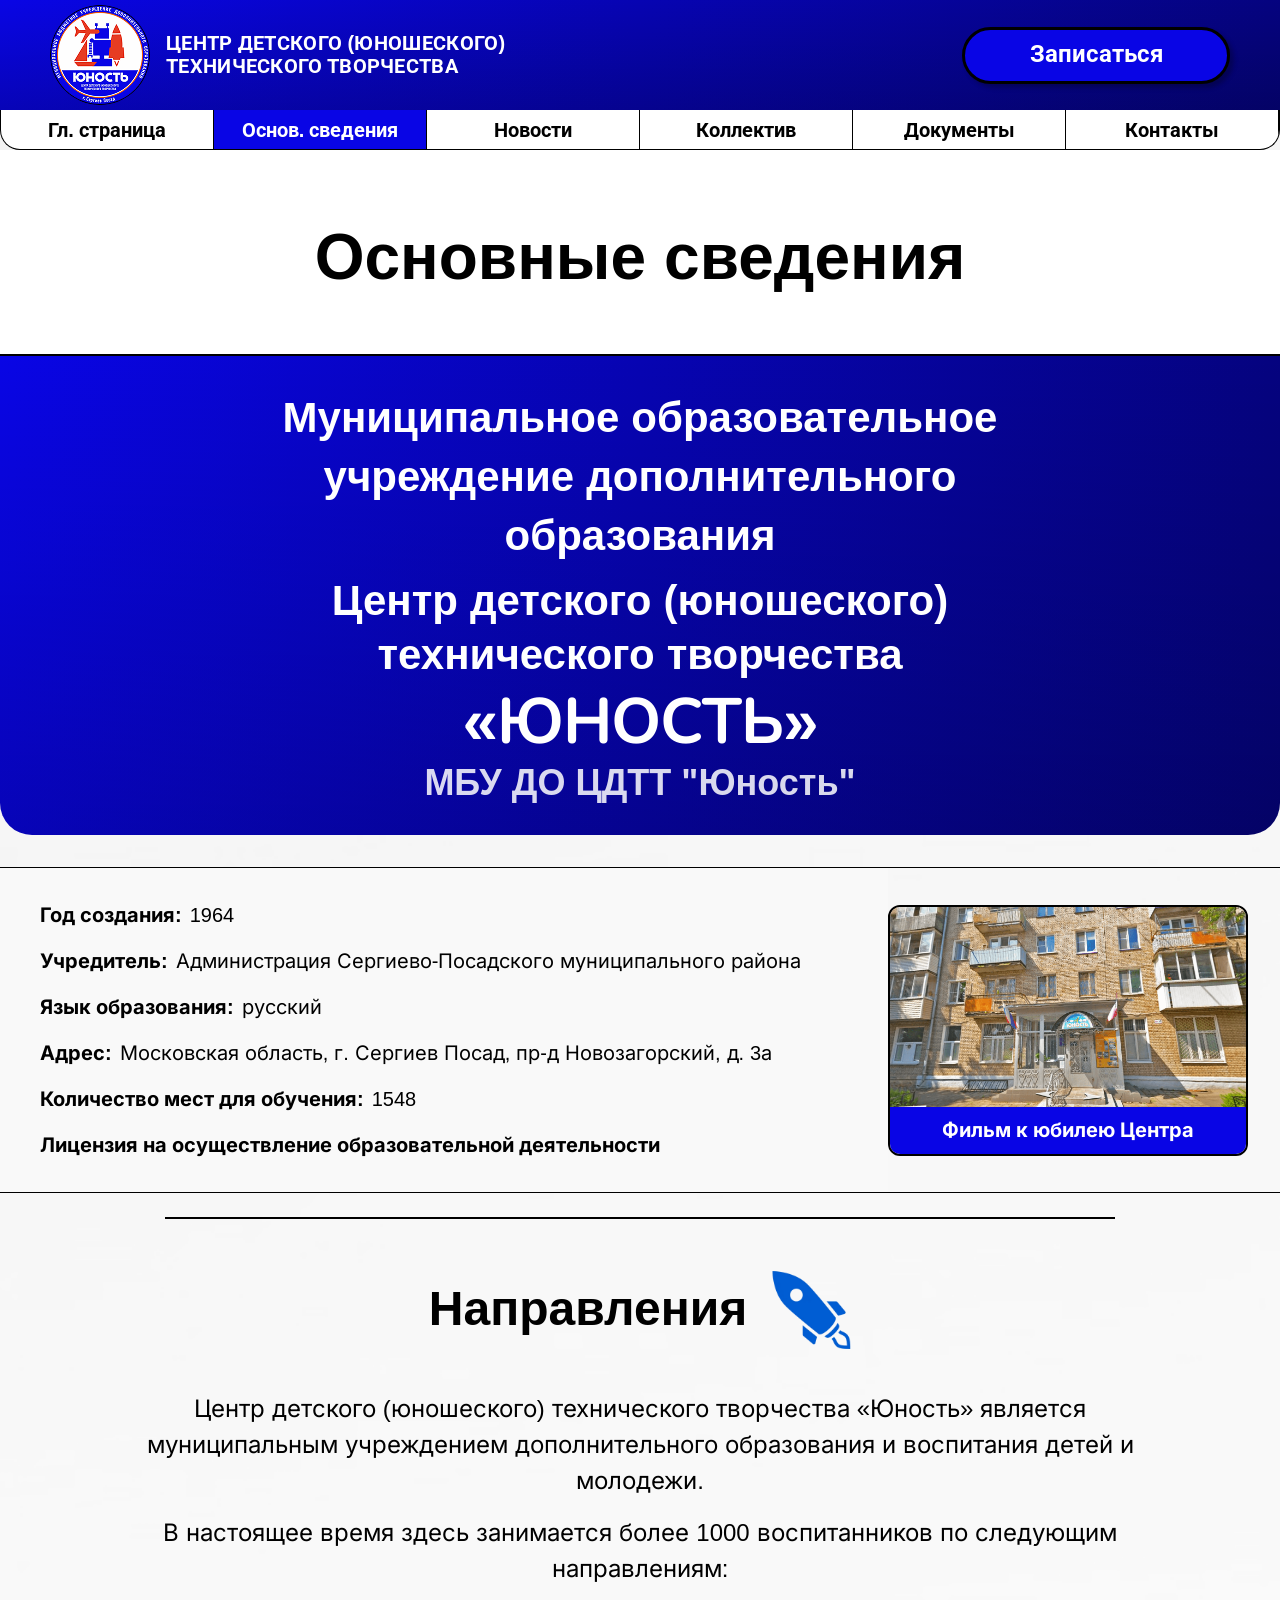
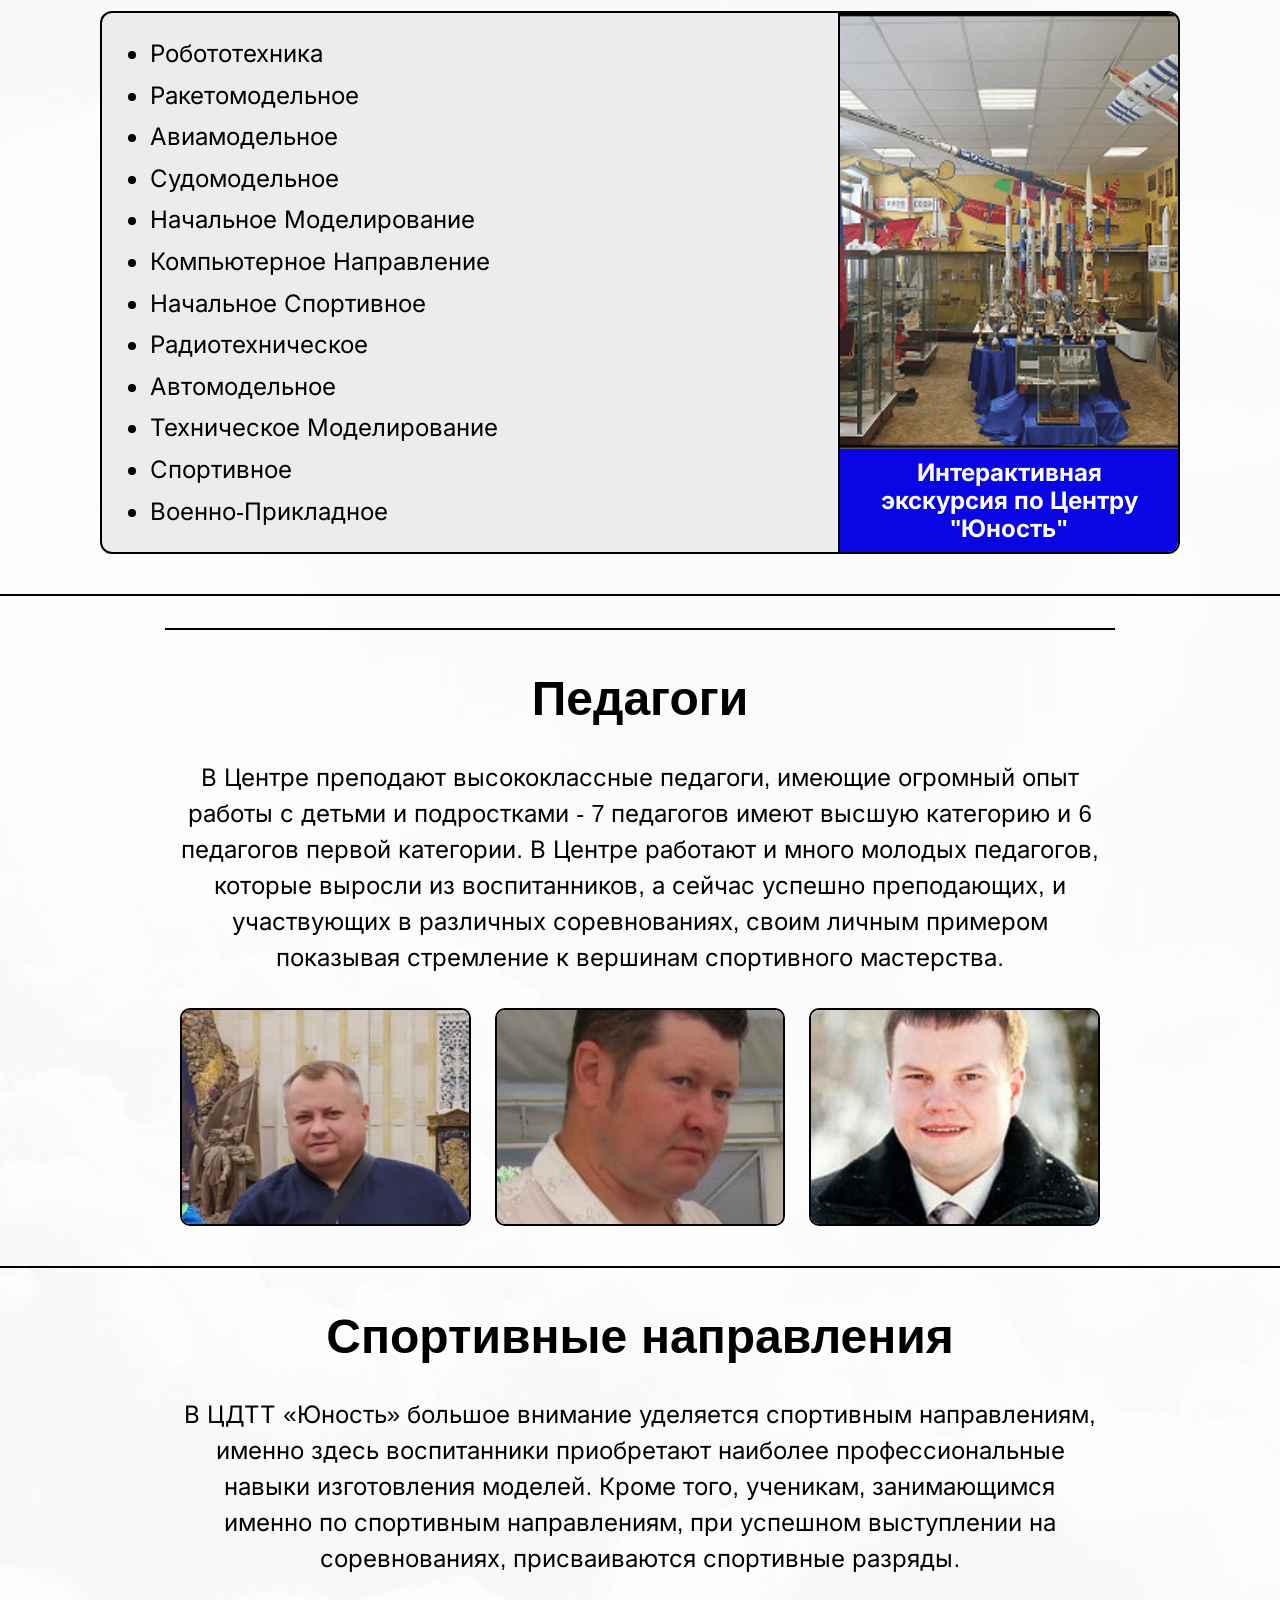
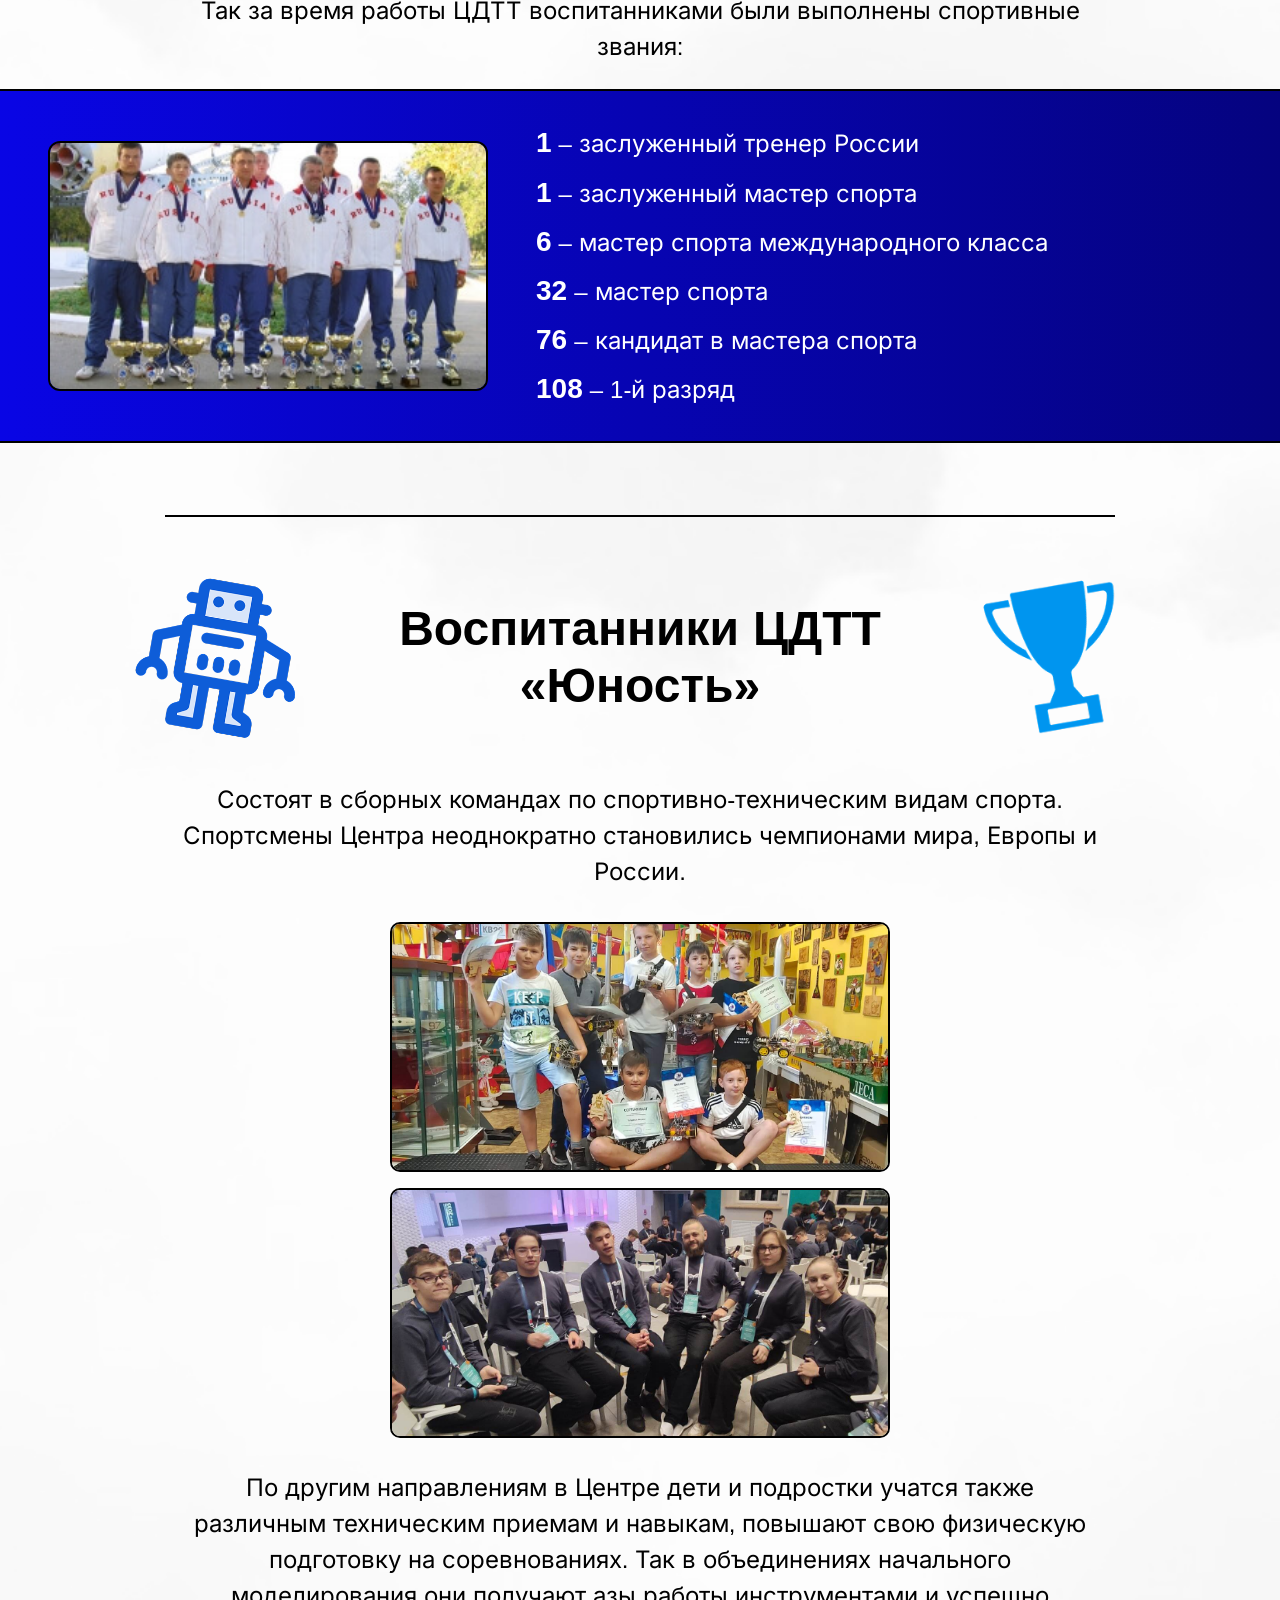
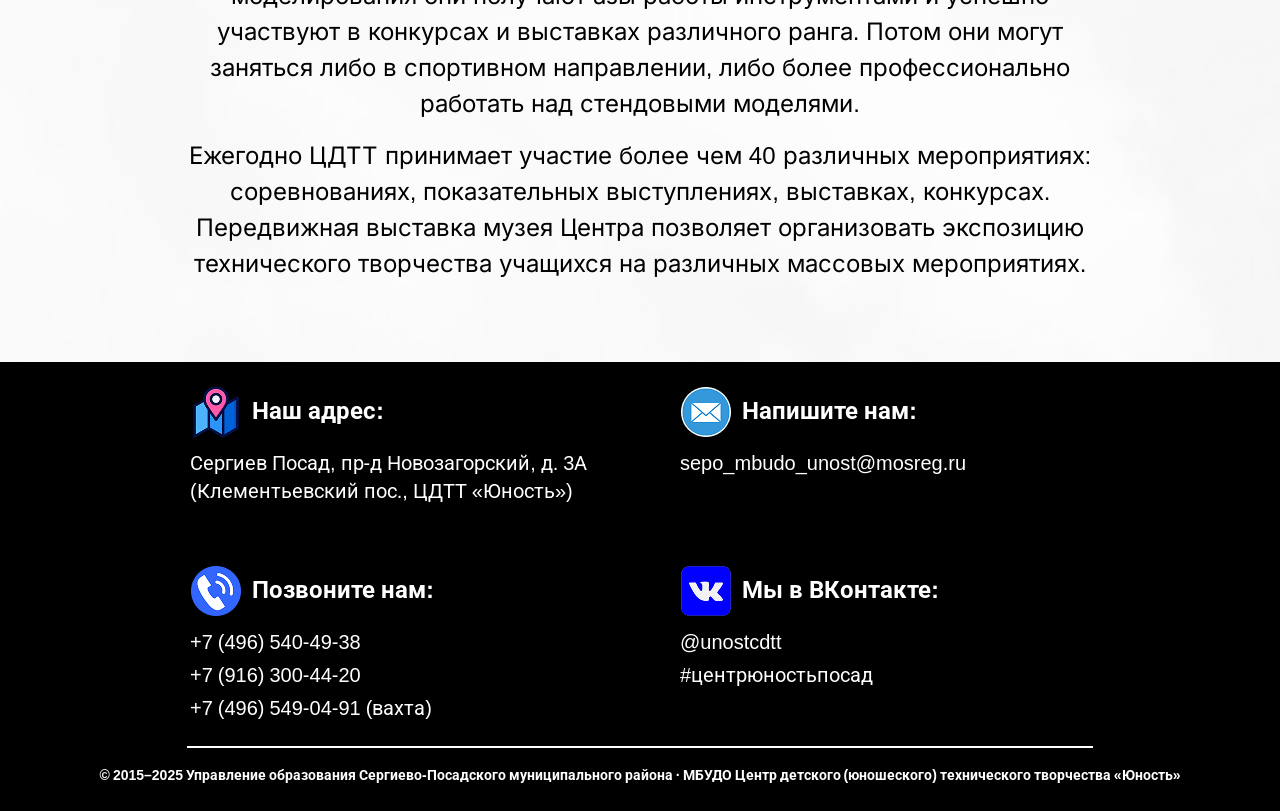
<file: about_us.html>
<!DOCTYPE html>
<html lang="ru">
<head>
  <meta charset="UTF-8">
  <meta name="viewport" content="width=device-width, initial-scale=1.0">
  <title>О нас — ЦДТТ «Юность»</title>
  <link rel="stylesheet" href="css/normalize.css">
  <link rel="stylesheet" href="css/reset.css">
  <link rel="stylesheet" href="css/style.css">
</head>
<body>

<div class="sky-bg" aria-hidden="true">


<header class="header">
  <div class="header__top">
    <div class="header__left">
      <div class="header__logo">
        <img src="assets/logo/logo.png" alt="Логотип ЦДТТ Юность">
      </div>
      <p class="header__title">Центр детского (юношеского) технического творчества</p>
    </div>
    <a href="#" class="header__signup-btn">Записаться</a>
    <button class="header__menu-btn" id="burgerBtn" aria-expanded="false">
      <span class="header__menu-label">Меню</span>
      <div class="header__menu-icon">
        <span></span><span></span><span></span>
      </div>
    </button>
  </div>
  <nav class="header__nav">
    <ul class="header__nav-list">
      <li><a href="index.html" class="header__nav-link">Гл. страница</a></li>
      <li><a href="about_us.html" class="header__nav-link header__nav-link--active">Основ. сведения</a></li>
      <li><a href="news.html" class="header__nav-link">Новости</a></li>
      <li><a href="group.html" class="header__nav-link">Коллектив</a></li>
      <li><a href="document.html" class="header__nav-link">Документы</a></li>
      <li><a href="contacts.html" class="header__nav-link">Контакты</a></li>
    </ul>
  </nav>
  <div class="header__dropdown" id="navDropdown">
    <ul class="header__dropdown-list">
      <li><a href="index.html" class="header__dropdown-link">Гл. страница</a></li>
      <li><a href="about_us.html" class="header__dropdown-link">Основ. сведения</a></li>
      <li><a href="news.html" class="header__dropdown-link">Новости</a></li>
      <li><a href="group.html" class="header__dropdown-link">Коллектив</a></li>
      <li><a href="document.html" class="header__dropdown-link">Документы</a></li>
      <li><a href="contacts.html" class="header__dropdown-link">Контакты</a></li>
    </ul>
    <a href="#" class="header__dropdown-signup">Записаться</a>
  </div>
  <div class="mobile-menu" id="mobileMenu">
    <ul class="mobile-menu__list">
      <li><a href="index.html" class="mobile-menu__link">Гл. страница</a></li>
      <li><a href="about_us.html" class="mobile-menu__link">Осн. сведения</a></li>
      <li><a href="news.html" class="mobile-menu__link">Новости</a></li>
      <li><a href="group.html" class="mobile-menu__link">Коллектив</a></li>
      <li><a href="document.html" class="mobile-menu__link">Документы</a></li>
      <li><a href="contacts.html" class="mobile-menu__link">Контакты</a></li>
      <li><a href="#" class="mobile-menu__link">Запись</a></li>
    </ul>
  </div>
</header>


<section class="page-title">
  <h1 class="page-title__text">Основные сведения</h1>
</section>


<section class="about-hero">
  <div class="about-hero__inner">
    <p class="about-hero__org-type">Муниципальное образовательное учреждение дополнительного образования</p>
    <p class="about-hero__org-name">Центр детского (юношеского) технического творчества</p>
    <p class="about-hero__brand">«ЮНОСТЬ»</p>
    <p class="about-hero__short">МБУ ДО ЦДТТ "Юность"</p>
  </div>
</section>


<section class="info-block">
  <div class="info-block__container">
    <dl class="info-list">
      <div class="info-list__row">
        <dt class="info-list__label">Год создания:</dt>
        <dd class="info-list__value">1964</dd>
      </div>
      <div class="info-list__row">
        <dt class="info-list__label">Учредитель:</dt>
        <dd class="info-list__value">Администрация Сергиево-Посадского муниципального района</dd>
      </div>
      <div class="info-list__row">
        <dt class="info-list__label">Язык образования:</dt>
        <dd class="info-list__value">русский</dd>
      </div>
      <div class="info-list__row">
        <dt class="info-list__label">Адрес:</dt>
        <dd class="info-list__value">Московская область, г. Сергиев Посад, пр-д Новозагорский, д. 3а</dd>
      </div>
      <div class="info-list__row">
        <dt class="info-list__label">Количество мест для обучения:</dt>
        <dd class="info-list__value">1548</dd>
      </div>
      <div class="info-list__row info-list__row--solo">
        <dt class="info-list__label">Лицензия на осуществление образовательной деятельности</dt>
      </div>
    </dl>
    <div class="info-block__img-wrap">
      <img src="assets/img/about_us/film.png" alt="Здание ЦДТТ Юность" class="info-block__img">
      <a href="https://www.youtube.com/watch?v=dQw4w9WgXcQ" target="_blank" rel="noopener" class="info-block__img-caption">Фильм к юбилею Центра</a>
    </div>
  </div>
  <hr class="info-block__divider">
</section>


<section class="directions">
  <div class="directions__container">
    <div class="directions__title-row">
      <h2 class="section-title" id="dir-title">Направления</h2>
      <img class="directions__decor" src="assets/icons/icons-general/icon-advantage-rocket.png" alt="" aria-hidden="true">
    </div>
    <p class="directions__intro">Центр детского (юношеского) технического творчества «Юность» является муниципальным учреждением дополнительного образования и воспитания детей и молодежи.</p>
    <p class="directions__intro">В настоящее время здесь занимается более 1000 воспитанников по следующим направлениям:</p>
    <div class="directions__body">
      <ul class="directions__list">
        <li>Робототехника</li>
        <li>Ракетомодельное</li>
        <li>Авиамодельное</li>
        <li>Судомодельное</li>
        <li>Начальное Моделирование</li>
        <li>Компьютерное Направление</li>
        <li>Начальное Спортивное</li>
        <li>Радиотехническое</li>
        <li>Автомодельное</li>
        <li>Техническое Моделирование</li>
        <li>Спортивное</li>
        <li>Военно-Прикладное</li>
      </ul>
      <div class="directions__img-wrap">
        <img src="assets/img/about_us/exkurs.png" alt="Интерактивная экскурсия по Центру" class="directions__img">
        <p class="directions__img-caption">Интерактивная экскурсия по Центру "Юность"</p>
      </div>
    </div>
  </div>
</section>


<hr class="section-divider">
<section class="teachers">
  <div class="teachers__container">
    <h2 class="section-title" id="teach-title">Педагоги</h2>
    <p class="teachers__text">В Центре преподают высококлассные педагоги, имеющие огромный опыт работы с детьми и подростками - 7 педагогов имеют высшую категорию и 6 педагогов первой категории. В Центре работают и много молодых педагогов, которые выросли из воспитанников, а сейчас успешно преподающих, и участвующих в различных соревнованиях, своим личным примером показывая стремление к вершинам спортивного мастерства.</p>
    <div class="teachers__photos">
      <div class="teachers__photo-wrap">
        <img src="assets/img/about_us/teacher (1).jpeg" alt="Педагог 1" class="teachers__photo">
      </div>
      <div class="teachers__photo-wrap">
        <img src="assets/img/about_us/teacher (1).jpg" alt="Педагог 2" class="teachers__photo">
      </div>
      <div class="teachers__photo-wrap">
        <img src="assets/img/about_us/teacher (2).jpg" alt="Педагог 3" class="teachers__photo">
      </div>
    </div>
  </div>
</section>


<section class="sports">
  <div class="sports__container">
    <h2 class="section-title" id="sport-title">Спортивные направления</h2>
    <p class="sports__text">В ЦДТТ «Юность» большое внимание уделяется спортивным направлениям, именно здесь воспитанники приобретают наиболее профессиональные навыки изготовления моделей. Кроме того, ученикам, занимающимся именно по спортивным направлениям, при успешном выступлении на соревнованиях, присваиваются спортивные разряды.</p>
    <p class="sports__text">Так за время работы ЦДТТ воспитанниками были выполнены спортивные звания:</p>
  </div>
  <div class="sports__body">
    <ul class="sports__ranks">
      <li><strong>1</strong> – заслуженный тренер России</li>
      <li><strong>1</strong> – заслуженный мастер спорта</li>
      <li><strong>6</strong> – мастер спорта международного класса</li>
      <li><strong>32</strong> – мастер спорта</li>
      <li><strong>76</strong> – кандидат в мастера спорта</li>
      <li><strong>108</strong> – 1-й разряд</li>
    </ul>
    <div class="sports__img-wrap">
      <img src="assets/img/about_us/sport.jpg" alt="Спортивные достижения" class="sports__img">
    </div>
  </div>
</section>
<hr class="sports-divider">


<section class="students">
  <div class="students__container">
    <div class="students__title-row">
      <img src="assets/icons/icons-general/icon-advantage-person.png" alt="" aria-hidden="true" class="students__decor-robot">
      <h2 class="section-title" id="stud-title">Воспитанники ЦДТТ «Юность»</h2>
      <img src="assets/icons/icons-general/decor-trophy.png" alt="" aria-hidden="true" class="students__decor-trophy">
    </div>
    <p class="students__intro">Состоят в сборных командах по спортивно-техническим видам спорта. Спортсмены Центра неоднократно становились чемпионами мира, Европы и России.</p>
    <div class="students__gallery">
      <img src="assets/img/about_us/child1 (1).jpg" alt="Воспитанники 1" class="students__photo">
      <img src="assets/img/about_us/child1 (2).jpg" alt="Воспитанники 2" class="students__photo">
    </div>
    <div class="students__text-block">
      <p class="students__text">По другим направлениям в Центре дети и подростки учатся также различным техническим приемам и навыкам, повышают свою физическую подготовку на соревнованиях. Так в объединениях начального моделирования они получают азы работы инструментами и успешно участвуют в конкурсах и выставках различного ранга. Потом они могут заняться либо в спортивном направлении, либо более профессионально работать над стендовыми моделями.</p>
      <p class="students__text">Ежегодно ЦДТТ принимает участие более чем 40 различных мероприятиях: соревнованиях, показательных выступлениях, выставках, конкурсах. Передвижная выставка музея Центра позволяет организовать экспозицию технического творчества учащихся на различных массовых мероприятиях.</p>
    </div>
  </div>
</section>


<footer class="footer" id="signup">
  <div class="footer__container">
    <div class="footer__cols-wrapper">
      <div class="footer__col">
        <div class="footer__section-head">
          <div class="footer__icon"><img src="assets/icons/icons-futer/maps.png" alt=""></div>
          <span class="footer__label">Наш адрес:</span>
        </div>
        <p class="footer__text">Сергиев Посад, пр-д Новозагорский, д. 3А<br>(Клементьевский пос., ЦДТТ «Юность»)</p>
      </div>
      <div class="footer__col">
        <div class="footer__section-head">
          <div class="footer__icon"><img src="assets/icons/icons-futer/mail.png" alt=""></div>
          <span class="footer__label">Напишите нам:</span>
        </div>
        <a href="mailto:sepo_mbudo_unost@mosreg.ru" class="footer__text">sepo_mbudo_unost@mosreg.ru</a>
      </div>
      <div class="footer__col">
        <div class="footer__section-head">
          <div class="footer__icon"><img src="assets/icons/icons-futer/tel.png" alt=""></div>
          <span class="footer__label">Позвоните нам:</span>
        </div>
        <div class="footer__phones">
          <p class="footer__phone">+7 (496) 540-49-38</p>
          <p class="footer__phone">+7 (916) 300-44-20</p>
          <p class="footer__phone">+7 (496) 549-04-91 <span class="footer__phone-note">(вахта)</span></p>
        </div>
      </div>
      <div class="footer__col">
        <div class="footer__section-head">
          <div class="footer__icon"><img src="assets/icons/icons-futer/vk.png" alt=""></div>
          <span class="footer__label">Мы в ВКонтакте:</span>
        </div>
        <div class="footer__social">
          <a href="https://vk.com/unostcdtt" class="footer__social-link">@unostcdtt</a>
          <a href="https://vk.com/hashtag/центрюностьпосад" class="footer__social-link">#центрюностьпосад</a>
        </div>
      </div>
    </div>
    <hr class="footer__bottom-divider">
    <p class="footer__copyright">© 2015–2025 Управление образования Сергиево-Посадского муниципального района · МБУДО Центр детского (юношеского) технического творчества «Юность»</p>
  </div>
</footer>

</div>

<script src="script/script.js"></script>
</body>
</html>
</file>
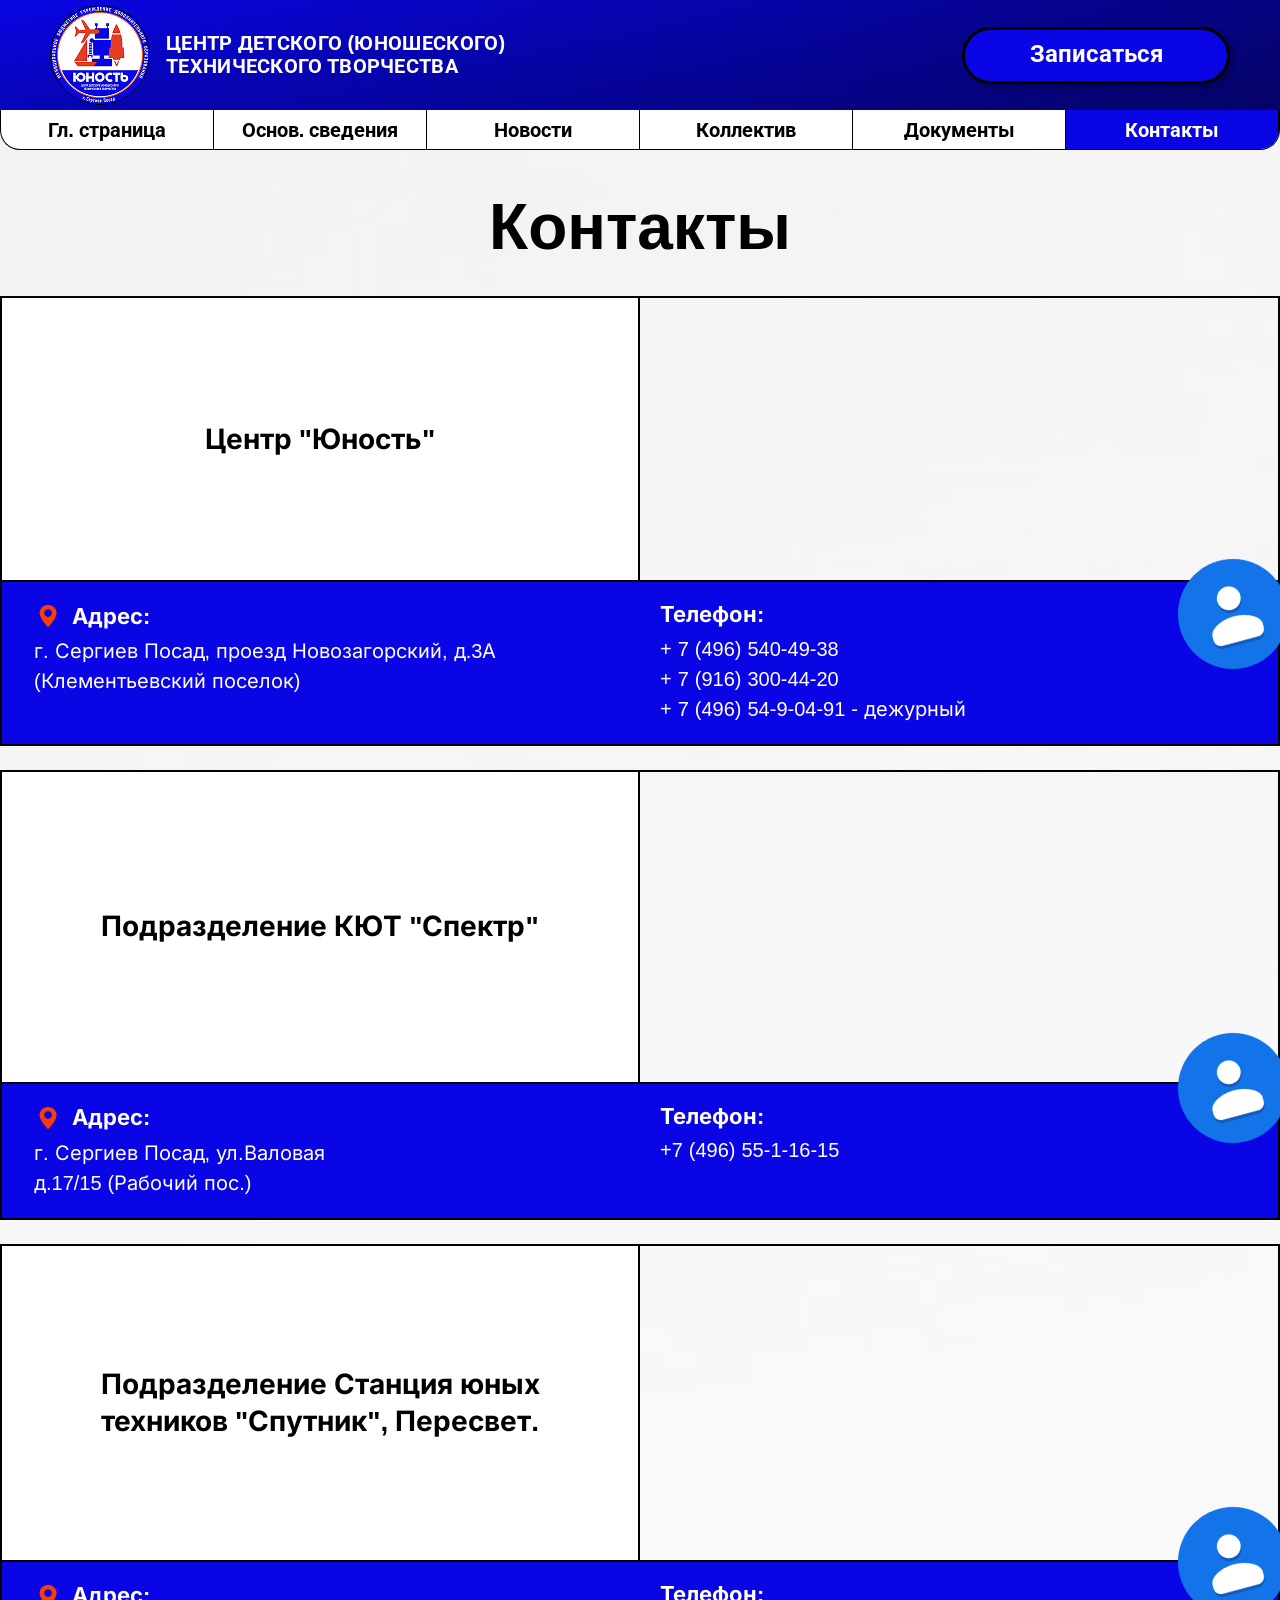
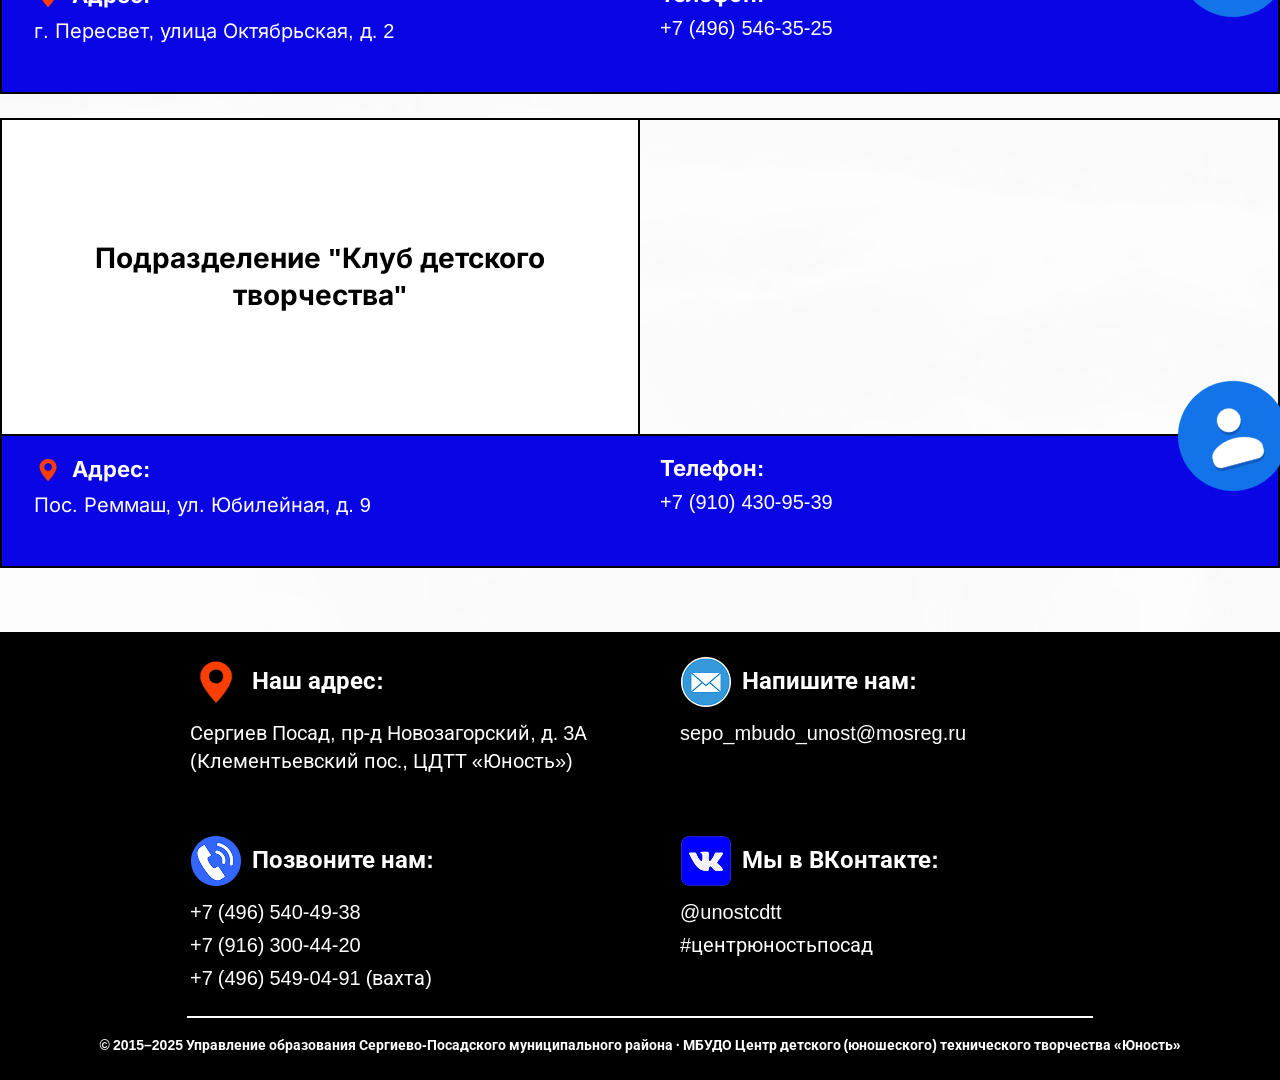
<file: contacts.html>
<!DOCTYPE html>
<html lang="ru">
<head>
  <meta charset="UTF-8">
  <meta name="viewport" content="width=device-width, initial-scale=1.0">
  <title>Контакты — ЦДТТ «Юность»</title>
  <link rel="stylesheet" href="css/normalize.css">
  <link rel="stylesheet" href="css/reset.css">
  <link rel="stylesheet" href="css/style.css">
</head>
<body>

<div class="sky-bg" aria-hidden="true">


<header class="header">
  <div class="header__top">
    <div class="header__left">
      <div class="header__logo">
        <img src="assets/logo/logo.png" alt="Логотип ЦДТТ Юность">
      </div>
      <p class="header__title">Центр детского (юношеского) технического творчества</p>
    </div>
    <a href="#" class="header__signup-btn">Записаться</a>
    <button class="header__menu-btn" id="burgerBtn" aria-expanded="false">
      <span class="header__menu-label">Меню</span>
      <div class="header__menu-icon">
        <span></span><span></span><span></span>
      </div>
    </button>
  </div>
  <nav class="header__nav">
    <ul class="header__nav-list">
      <li><a href="index.html" class="header__nav-link">Гл. страница</a></li>
      <li><a href="about_us.html" class="header__nav-link">Основ. сведения</a></li>
      <li><a href="news.html" class="header__nav-link">Новости</a></li>
      <li><a href="group.html" class="header__nav-link">Коллектив</a></li>
      <li><a href="document.html" class="header__nav-link">Документы</a></li>
      <li><a href="contacts.html" class="header__nav-link header__nav-link--active">Контакты</a></li>
    </ul>
  </nav>
  <div class="header__dropdown" id="navDropdown">
    <ul class="header__dropdown-list">
      <li><a href="index.html" class="header__dropdown-link">Гл. страница</a></li>
      <li><a href="about_us.html" class="header__dropdown-link">Основ. сведения</a></li>
      <li><a href="news.html" class="header__dropdown-link">Новости</a></li>
      <li><a href="group.html" class="header__dropdown-link">Коллектив</a></li>
      <li><a href="document.html" class="header__dropdown-link">Документы</a></li>
      <li><a href="contacts.html" class="header__dropdown-link">Контакты</a></li>
    </ul>
    <a href="#" class="header__dropdown-signup">Записаться</a>
  </div>
  <div class="mobile-menu" id="mobileMenu">
    <ul class="mobile-menu__list">
      <li><a href="index.html" class="mobile-menu__link">Гл. страница</a></li>
      <li><a href="about_us.html" class="mobile-menu__link">Осн. сведения</a></li>
      <li><a href="news.html" class="mobile-menu__link">Новости</a></li>
      <li><a href="group.html" class="mobile-menu__link">Коллектив</a></li>
      <li><a href="document.html" class="mobile-menu__link">Документы</a></li>
      <li><a href="contacts.html" class="mobile-menu__link">Контакты</a></li>
      <li><a href="#" class="mobile-menu__link">Запись</a></li>
    </ul>
  </div>
</header>


<section class="contacts-page">

  <h1 class="contacts__title">Контакты</h1>

  
  <div class="contact-card">
    <div class="contact-card__top">
      <div class="contact-card__name-wrap">
        <h2 class="contact-card__name">Центр "Юность"</h2>
      </div>
      <div class="contact-card__map">
        <iframe
          src="https://yandex.ru/map-widget/v1/?ll=38.131700%2C56.297600&z=15&pt=38.131700%2C56.297600,pm2rdm"
          allowfullscreen
          loading="lazy"
          title="Карта: Центр Юность"></iframe>
      </div>
    </div>
    
    <div class="contact-card__avatar">
      <img src="assets/icons/icons-map/icon_map.png" alt="">
    </div>
    <div class="contact-card__info">
      <div class="contact-card__info-col">
        <div class="contact-card__info-label">
          <img src="assets/img/contact/mark.png" alt="">
          Адрес:
        </div>
        <p class="contact-card__info-text">г. Сергиев Посад, проезд Новозагорский, д.3А<br>(Клементьевский поселок)</p>
      </div>
      <div class="contact-card__info-col">
        <div class="contact-card__info-label">Телефон:</div>
        <p class="contact-card__info-text">
          + 7 (496) 540-49-38<br>
          + 7 (916) 300-44-20<br>
          + 7 (496) 54-9-04-91 - дежурный
        </p>
      </div>
    </div>
  </div>

  
  <div class="contact-card">
    <div class="contact-card__top">
      <div class="contact-card__name-wrap">
        <h2 class="contact-card__name">Подразделение КЮТ "Спектр"</h2>
      </div>
      <div class="contact-card__map">
        <iframe
          src="https://yandex.ru/map-widget/v1/?ll=38.128600%2C56.310200&z=15&pt=38.128600%2C56.310200,pm2rdm"
          allowfullscreen
          loading="lazy"
          title="Карта: КЮТ Спектр"></iframe>
      </div>
    </div>
    <div class="contact-card__avatar">
      <img src="assets/icons/icons-map/icon_map.png" alt="">
    </div>
    <div class="contact-card__info">
      <div class="contact-card__info-col">
        <div class="contact-card__info-label">
          <img src="assets/img/contact/mark.png" alt="">
          Адрес:
        </div>
        <p class="contact-card__info-text">г. Сергиев Посад, ул.Валовая<br>д.17/15 (Рабочий пос.)</p>
      </div>
      <div class="contact-card__info-col">
        <div class="contact-card__info-label">Телефон:</div>
        <p class="contact-card__info-text">+7 (496) 55-1-16-15</p>
      </div>
    </div>
  </div>

  
  <div class="contact-card">
    <div class="contact-card__top">
      <div class="contact-card__name-wrap">
        <h2 class="contact-card__name">Подразделение Станция юных техников "Спутник", Пересвет.</h2>
      </div>
      <div class="contact-card__map">
        <iframe
          src="https://yandex.ru/map-widget/v1/?ll=38.175800%2C56.439700&z=15&pt=38.175800%2C56.439700,pm2rdm"
          allowfullscreen
          loading="lazy"
          title="Карта: Спутник Пересвет"></iframe>
      </div>
    </div>
    <div class="contact-card__avatar">
      <img src="assets/icons/icons-map/icon_map.png" alt="">
    </div>
    <div class="contact-card__info">
      <div class="contact-card__info-col">
        <div class="contact-card__info-label">
          <img src="assets/img/contact/mark.png" alt="">
          Адрес:
        </div>
        <p class="contact-card__info-text">г. Пересвет, улица Октябрьская, д. 2</p>
      </div>
      <div class="contact-card__info-col">
        <div class="contact-card__info-label">Телефон:</div>
        <p class="contact-card__info-text">+7 (496) 546-35-25</p>
      </div>
    </div>
  </div>

  
  <div class="contact-card">
    <div class="contact-card__top">
      <div class="contact-card__name-wrap">
        <h2 class="contact-card__name">Подразделение "Клуб детского творчества"</h2>
      </div>
      <div class="contact-card__map">
        <iframe
          src="https://yandex.ru/map-widget/v1/?ll=38.214700%2C56.252000&z=15&pt=38.214700%2C56.252000,pm2rdm"
          allowfullscreen
          loading="lazy"
          title="Карта: Клуб детского творчества"></iframe>
      </div>
    </div>
    <div class="contact-card__avatar">
      <img src="assets/icons/icons-map/icon_map.png" alt="">
    </div>
    <div class="contact-card__info">
      <div class="contact-card__info-col">
        <div class="contact-card__info-label">
          <img src="assets/img/contact/mark.png" alt="">
          Адрес:
        </div>
        <p class="contact-card__info-text">Пос. Реммаш, ул. Юбилейная, д. 9</p>
      </div>
      <div class="contact-card__info-col">
        <div class="contact-card__info-label">Телефон:</div>
        <p class="contact-card__info-text">+7 (910) 430-95-39</p>
      </div>
    </div>
  </div>

</section>


<footer class="footer" id="signup">
  <div class="footer__container">
    <div class="footer__cols-wrapper">
      <div class="footer__col">
        <div class="footer__section-head">
          <div class="footer__icon"><img src="assets/img/contact/mark.png" alt=""></div>
          <span class="footer__label">Наш адрес:</span>
        </div>
        <p class="footer__text">Сергиев Посад, пр-д Новозагорский, д. 3А<br>(Клементьевский пос., ЦДТТ «Юность»)</p>
      </div>
      <div class="footer__col">
        <div class="footer__section-head">
          <div class="footer__icon"><img src="assets/icons/icons-futer/mail.png" alt=""></div>
          <span class="footer__label">Напишите нам:</span>
        </div>
        <a href="mailto:sepo_mbudo_unost@mosreg.ru" class="footer__text">sepo_mbudo_unost@mosreg.ru</a>
      </div>
      <div class="footer__col">
        <div class="footer__section-head">
          <div class="footer__icon"><img src="assets/icons/icons-futer/tel.png" alt=""></div>
          <span class="footer__label">Позвоните нам:</span>
        </div>
        <div class="footer__phones">
          <p class="footer__phone">+7 (496) 540-49-38</p>
          <p class="footer__phone">+7 (916) 300-44-20</p>
          <p class="footer__phone">+7 (496) 549-04-91 <span class="footer__phone-note">(вахта)</span></p>
        </div>
      </div>
      <div class="footer__col">
        <div class="footer__section-head">
          <div class="footer__icon"><img src="assets/icons/icons-futer/vk.png" alt=""></div>
          <span class="footer__label">Мы в ВКонтакте:</span>
        </div>
        <div class="footer__social">
          <a href="https://vk.com/unostcdtt" class="footer__social-link">@unostcdtt</a>
          <a href="https://vk.com/hashtag/центрюностьпосад" class="footer__social-link">#центрюностьпосад</a>
        </div>
      </div>
    </div>
    <hr class="footer__bottom-divider">
    <p class="footer__copyright">© 2015–2025 Управление образования Сергиево-Посадского муниципального района · МБУДО Центр детского (юношеского) технического творчества «Юность»</p>
  </div>
</footer>

</div>

<script src="script/script.js"></script>
</body>
</html>
</file>
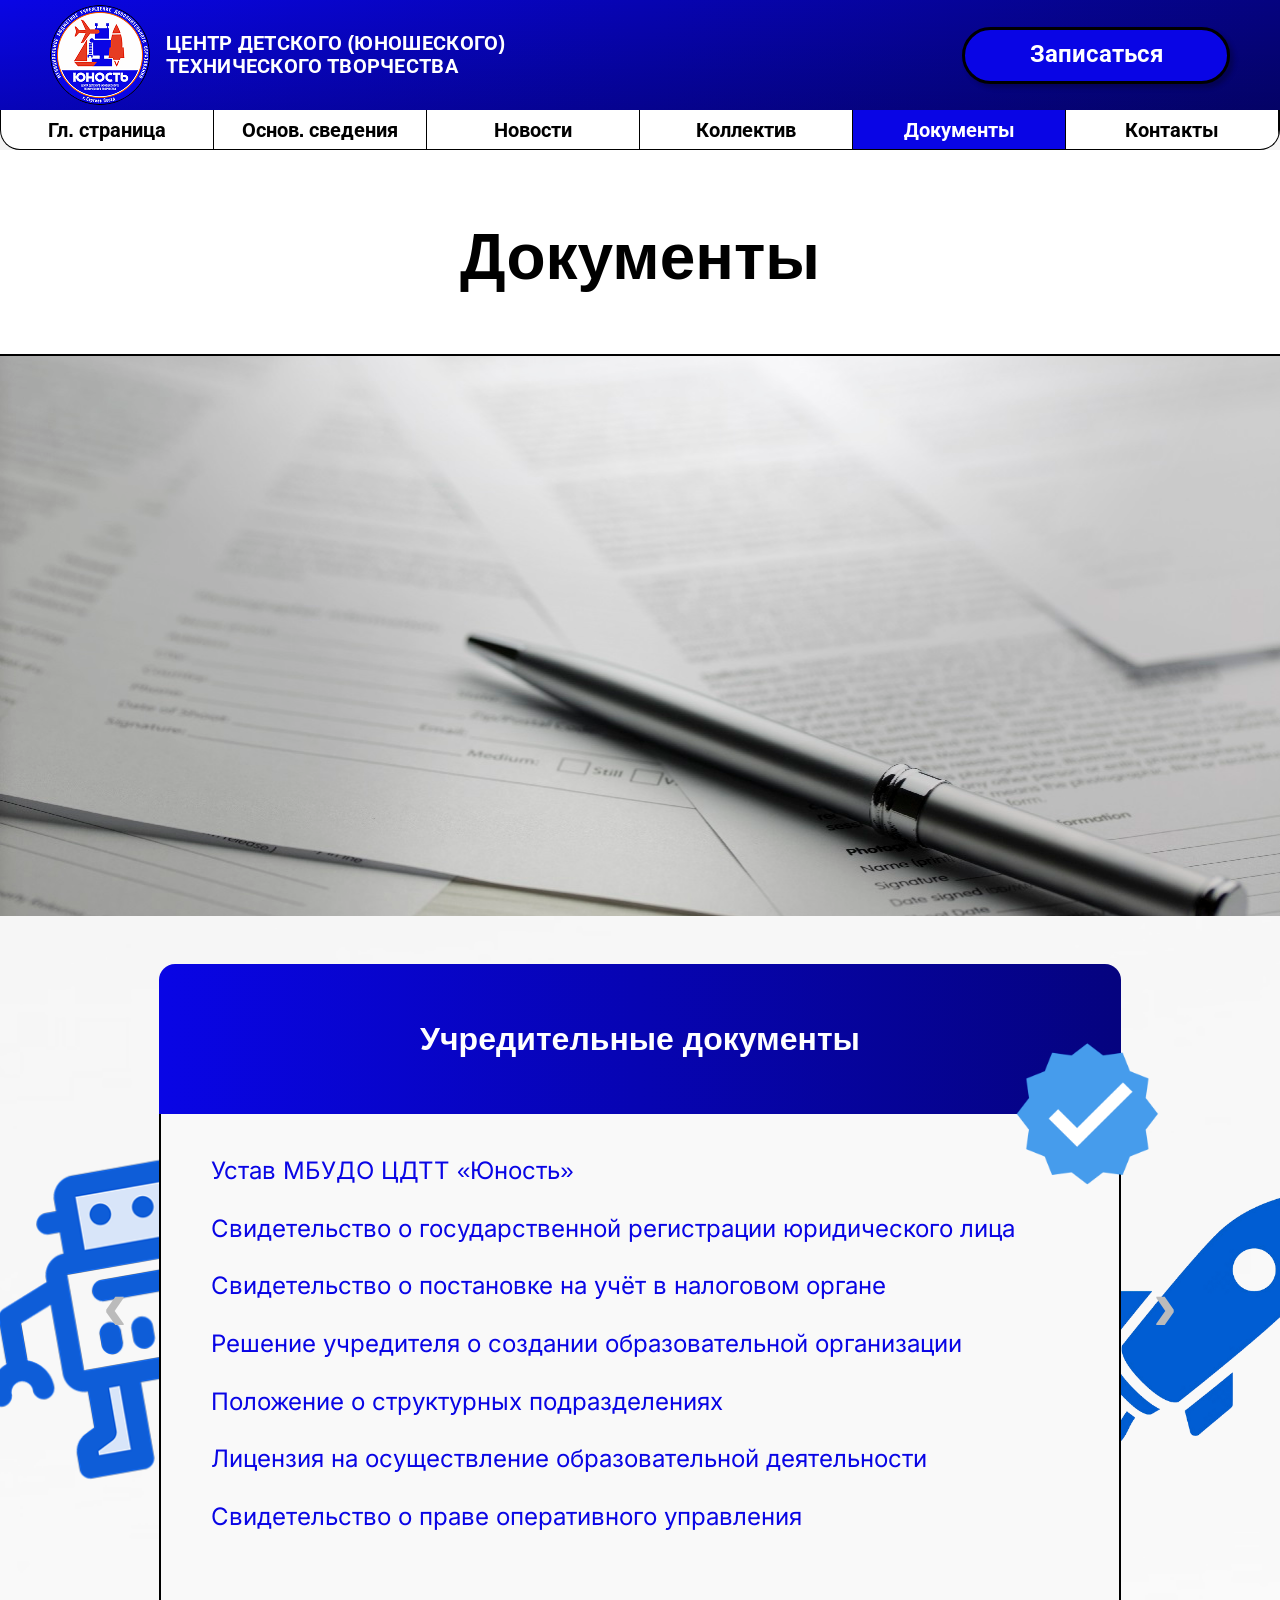
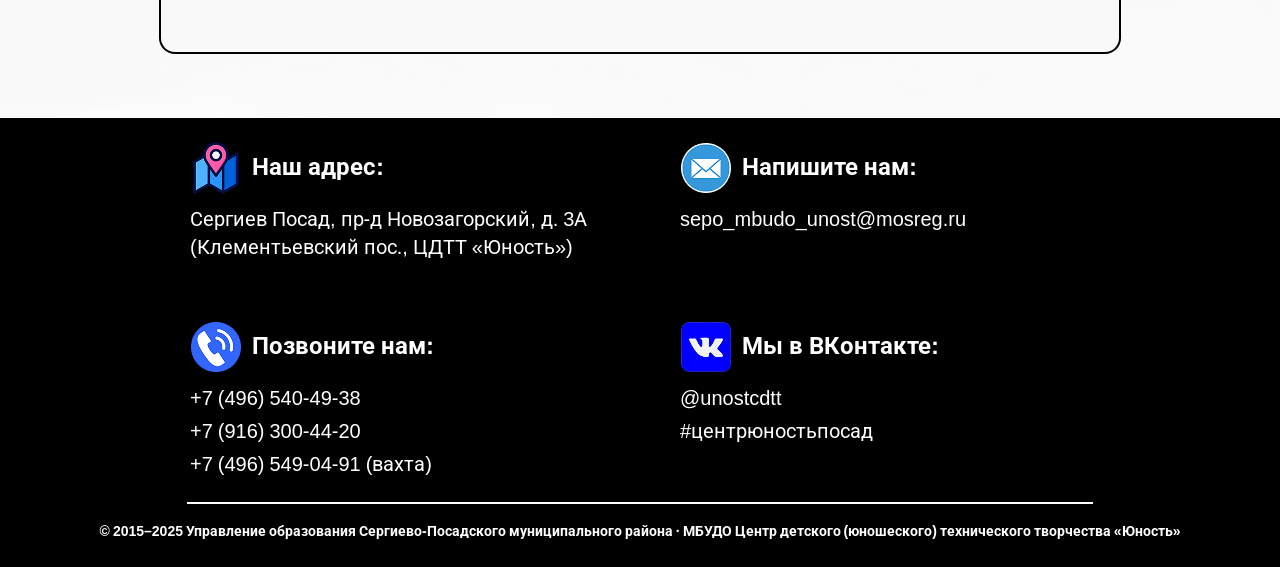
<file: document.html>
<!DOCTYPE html>
<html lang="ru">
<head>
  <meta charset="UTF-8">
  <meta name="viewport" content="width=device-width, initial-scale=1.0">
  <title>Документы — ЦДТТ «Юность»</title>
  <link rel="stylesheet" href="css/normalize.css">
  <link rel="stylesheet" href="css/reset.css">
  <link rel="stylesheet" href="css/style.css">
</head>
<body>

<div class="sky-bg" aria-hidden="true">


<header class="header">
  <div class="header__top">
    <div class="header__left">
      <div class="header__logo">
        <img src="assets/logo/logo.png" alt="Логотип ЦДТТ Юность">
      </div>
      <p class="header__title">Центр детского (юношеского) технического творчества</p>
    </div>
    <a href="#" class="header__signup-btn">Записаться</a>
    <button class="header__menu-btn" id="burgerBtn" aria-expanded="false">
      <span class="header__menu-label">Меню</span>
      <div class="header__menu-icon">
        <span></span><span></span><span></span>
      </div>
    </button>
  </div>
  <nav class="header__nav">
    <ul class="header__nav-list">
      <li><a href="index.html" class="header__nav-link">Гл. страница</a></li>
      <li><a href="about_us.html" class="header__nav-link">Основ. сведения</a></li>
      <li><a href="news.html" class="header__nav-link">Новости</a></li>
      <li><a href="group.html" class="header__nav-link">Коллектив</a></li>
      <li><a href="document.html" class="header__nav-link header__nav-link--active">Документы</a></li>
      <li><a href="contacts.html" class="header__nav-link">Контакты</a></li>
    </ul>
  </nav>
  <div class="header__dropdown" id="navDropdown">
    <ul class="header__dropdown-list">
      <li><a href="index.html" class="header__dropdown-link">Гл. страница</a></li>
      <li><a href="about_us.html" class="header__dropdown-link">Основ. сведения</a></li>
      <li><a href="news.html" class="header__dropdown-link">Новости</a></li>
      <li><a href="group.html" class="header__dropdown-link">Коллектив</a></li>
      <li><a href="document.html" class="header__dropdown-link">Документы</a></li>
      <li><a href="contacts.html" class="header__dropdown-link">Контакты</a></li>
    </ul>
    <a href="#" class="header__dropdown-signup">Записаться</a>
  </div>
  <div class="mobile-menu" id="mobileMenu">
    <ul class="mobile-menu__list">
      <li><a href="index.html" class="mobile-menu__link">Гл. страница</a></li>
      <li><a href="about_us.html" class="mobile-menu__link">Осн. сведения</a></li>
      <li><a href="news.html" class="mobile-menu__link">Новости</a></li>
      <li><a href="group.html" class="mobile-menu__link">Коллектив</a></li>
      <li><a href="document.html" class="mobile-menu__link">Документы</a></li>
      <li><a href="contacts.html" class="mobile-menu__link">Контакты</a></li>
      <li><a href="#" class="mobile-menu__link">Запись</a></li>
    </ul>
  </div>
</header>


<section class="doc-page">

  
  <div class="page-title">
    <h1 class="page-title__text doc-page__heading">Документы</h1>
  </div>

  
  <div class="doc-page__hero-wrap">
    <img src="assets/img/document/document_general.jpg" alt="Документы" class="doc-page__hero-img">
  </div>

  
  <div class="doc-page__founder-section">

    
    <img src="assets/icons/icons-general/icon-advantage-person.png" alt="" class="doc-page__decor doc-page__decor--robot" aria-hidden="true">

    
    <div class="doc-page__founder-center">

      
      <button class="doc-page__arrow doc-page__arrow--prev" disabled>&#8249;</button>

      
      <div class="doc-page__founder-card">

        
        <div class="doc-page__founder-top">
          <h2 class="doc-page__founder-title">Учредительные документы</h2>
        </div>

        
        <div class="doc-page__founder-body">

          
          <div class="doc-page__confirm-wrap">
            <img src="assets/img/document/confirmation.png" alt="" class="doc-page__confirm-icon" aria-hidden="true">
          </div>

          
          <ul class="doc-page__doc-list">
            <li class="doc-page__doc-item">
              <a href="#" class="doc-page__doc-link">Устав МБУДО ЦДТТ «Юность»</a>
            </li>
            <li class="doc-page__doc-item">
              <a href="#" class="doc-page__doc-link">Свидетельство о государственной регистрации юридического лица</a>
            </li>
            <li class="doc-page__doc-item">
              <a href="#" class="doc-page__doc-link">Свидетельство о постановке на учёт в налоговом органе</a>
            </li>
            <li class="doc-page__doc-item">
              <a href="#" class="doc-page__doc-link">Решение учредителя о создании образовательной организации</a>
            </li>
            <li class="doc-page__doc-item">
              <a href="#" class="doc-page__doc-link">Положение о структурных подразделениях</a>
            </li>
            <li class="doc-page__doc-item">
              <a href="#" class="doc-page__doc-link">Лицензия на осуществление образовательной деятельности</a>
            </li>
            <li class="doc-page__doc-item">
              <a href="#" class="doc-page__doc-link">Свидетельство о праве оперативного управления</a>
            </li>
          </ul>
        </div>
      </div>

      
      <button class="doc-page__arrow doc-page__arrow--next" disabled>&#8250;</button>

    </div>

    
    <img src="assets/icons/icons-general/icon-advantage-rocket.png" alt="" class="doc-page__decor doc-page__decor--rocket" aria-hidden="true">

    
    <div class="doc-page__mobile-nav" aria-hidden="true">
      <button class="doc-page__nav-arrow doc-page__nav-arrow--prev" tabindex="-1" disabled>&#8249;</button>
      <img src="assets/icons/icons-general/icon-advantage-person.png" alt="" class="doc-page__mobile-robot">
      <button class="doc-page__nav-arrow doc-page__nav-arrow--next" tabindex="-1" disabled>&#8250;</button>
    </div>

  </div>

</section>


<footer class="footer" id="signup">
  <div class="footer__container">
    <div class="footer__cols-wrapper">
      <div class="footer__col">
        <div class="footer__section-head">
          <div class="footer__icon"><img src="assets/icons/icons-futer/maps.png" alt=""></div>
          <span class="footer__label">Наш адрес:</span>
        </div>
        <p class="footer__text">Сергиев Посад, пр-д Новозагорский, д. 3А<br>(Клементьевский пос., ЦДТТ «Юность»)</p>
      </div>
      <div class="footer__col">
        <div class="footer__section-head">
          <div class="footer__icon"><img src="assets/icons/icons-futer/mail.png" alt=""></div>
          <span class="footer__label">Напишите нам:</span>
        </div>
        <a href="mailto:sepo_mbudo_unost@mosreg.ru" class="footer__text">sepo_mbudo_unost@mosreg.ru</a>
      </div>
      <div class="footer__col">
        <div class="footer__section-head">
          <div class="footer__icon"><img src="assets/icons/icons-futer/tel.png" alt=""></div>
          <span class="footer__label">Позвоните нам:</span>
        </div>
        <div class="footer__phones">
          <p class="footer__phone">+7 (496) 540-49-38</p>
          <p class="footer__phone">+7 (916) 300-44-20</p>
          <p class="footer__phone">+7 (496) 549-04-91 <span class="footer__phone-note">(вахта)</span></p>
        </div>
      </div>
      <div class="footer__col">
        <div class="footer__section-head">
          <div class="footer__icon"><img src="assets/icons/icons-futer/vk.png" alt=""></div>
          <span class="footer__label">Мы в ВКонтакте:</span>
        </div>
        <div class="footer__social">
          <a href="https://vk.com/unostcdtt" class="footer__social-link">@unostcdtt</a>
          <a href="https://vk.com/hashtag/центрюностьпосад" class="footer__social-link">#центрюностьпосад</a>
        </div>
      </div>
    </div>
    <hr class="footer__bottom-divider">
    <p class="footer__copyright">© 2015–2025 Управление образования Сергиево-Посадского муниципального района · МБУДО Центр детского (юношеского) технического творчества «Юность»</p>
  </div>
</footer>

</div>

<script src="script/script.js"></script>
</body>
</html>
</file>
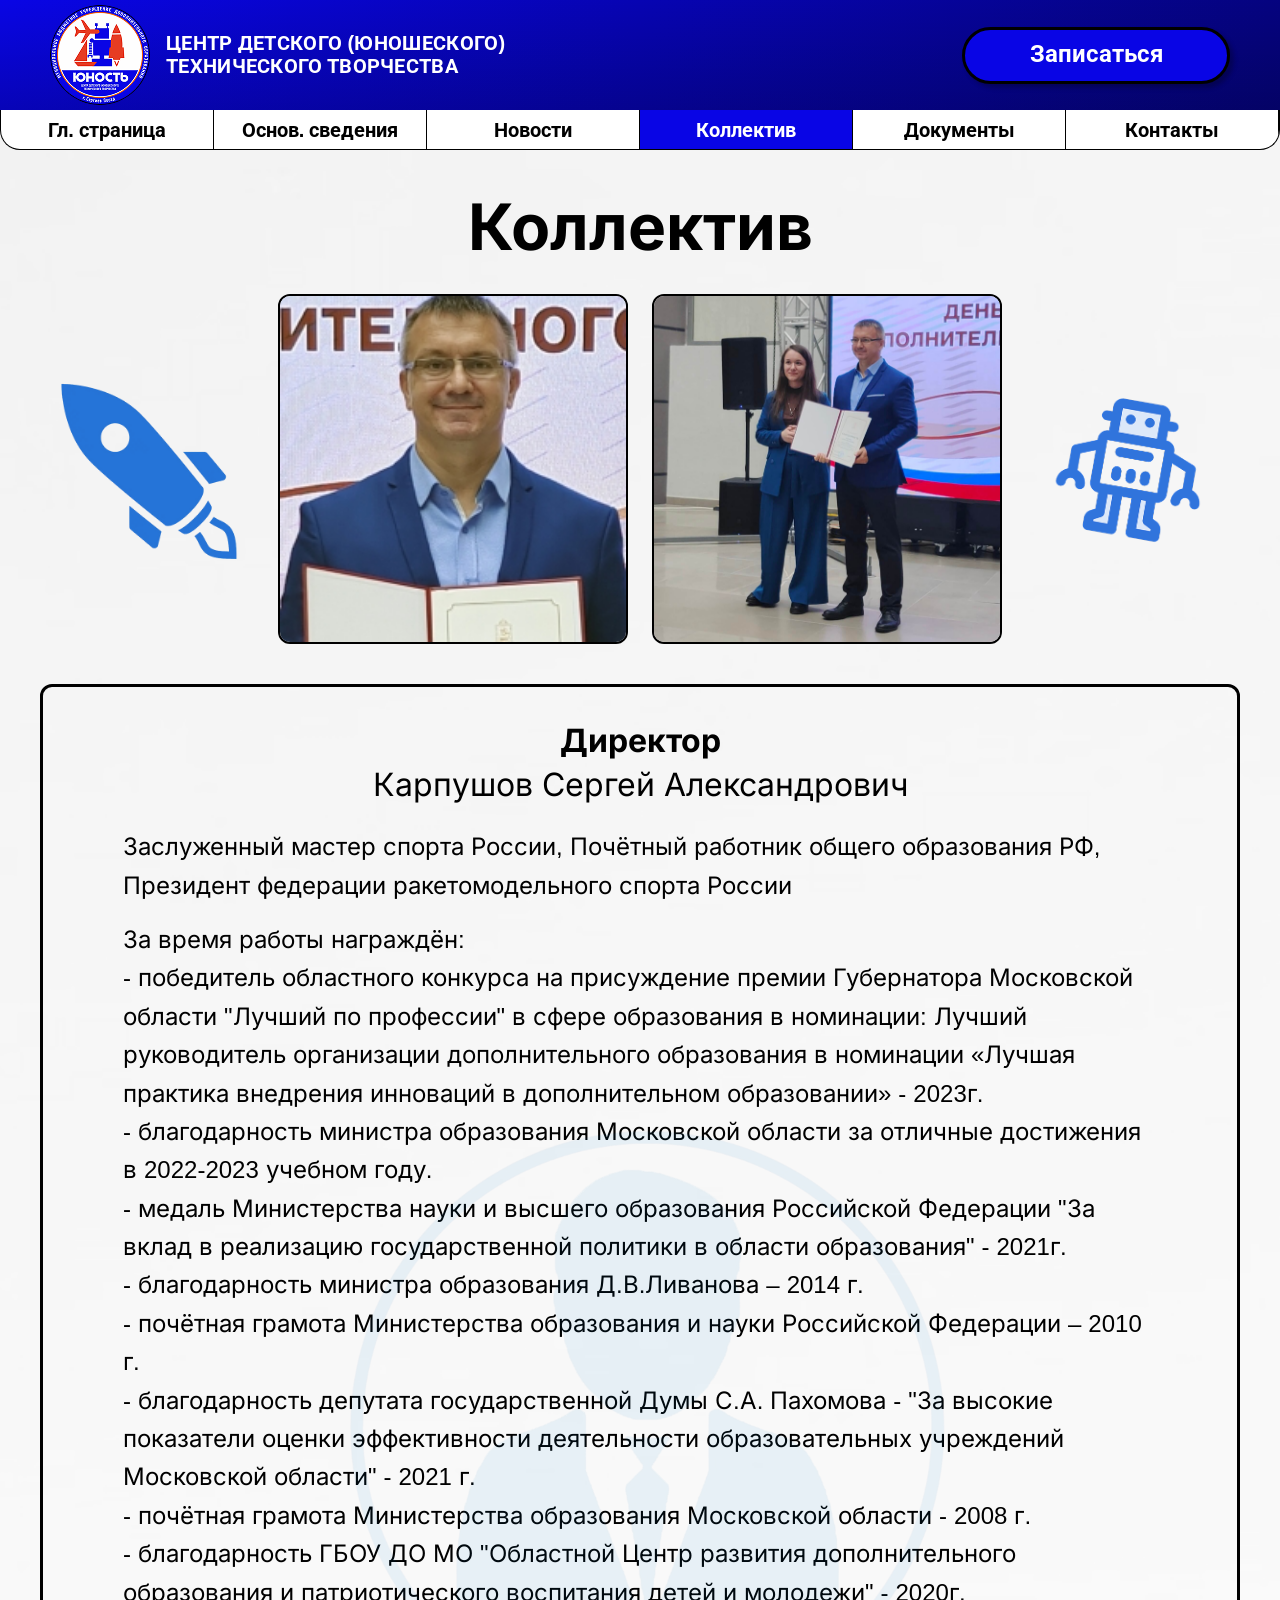
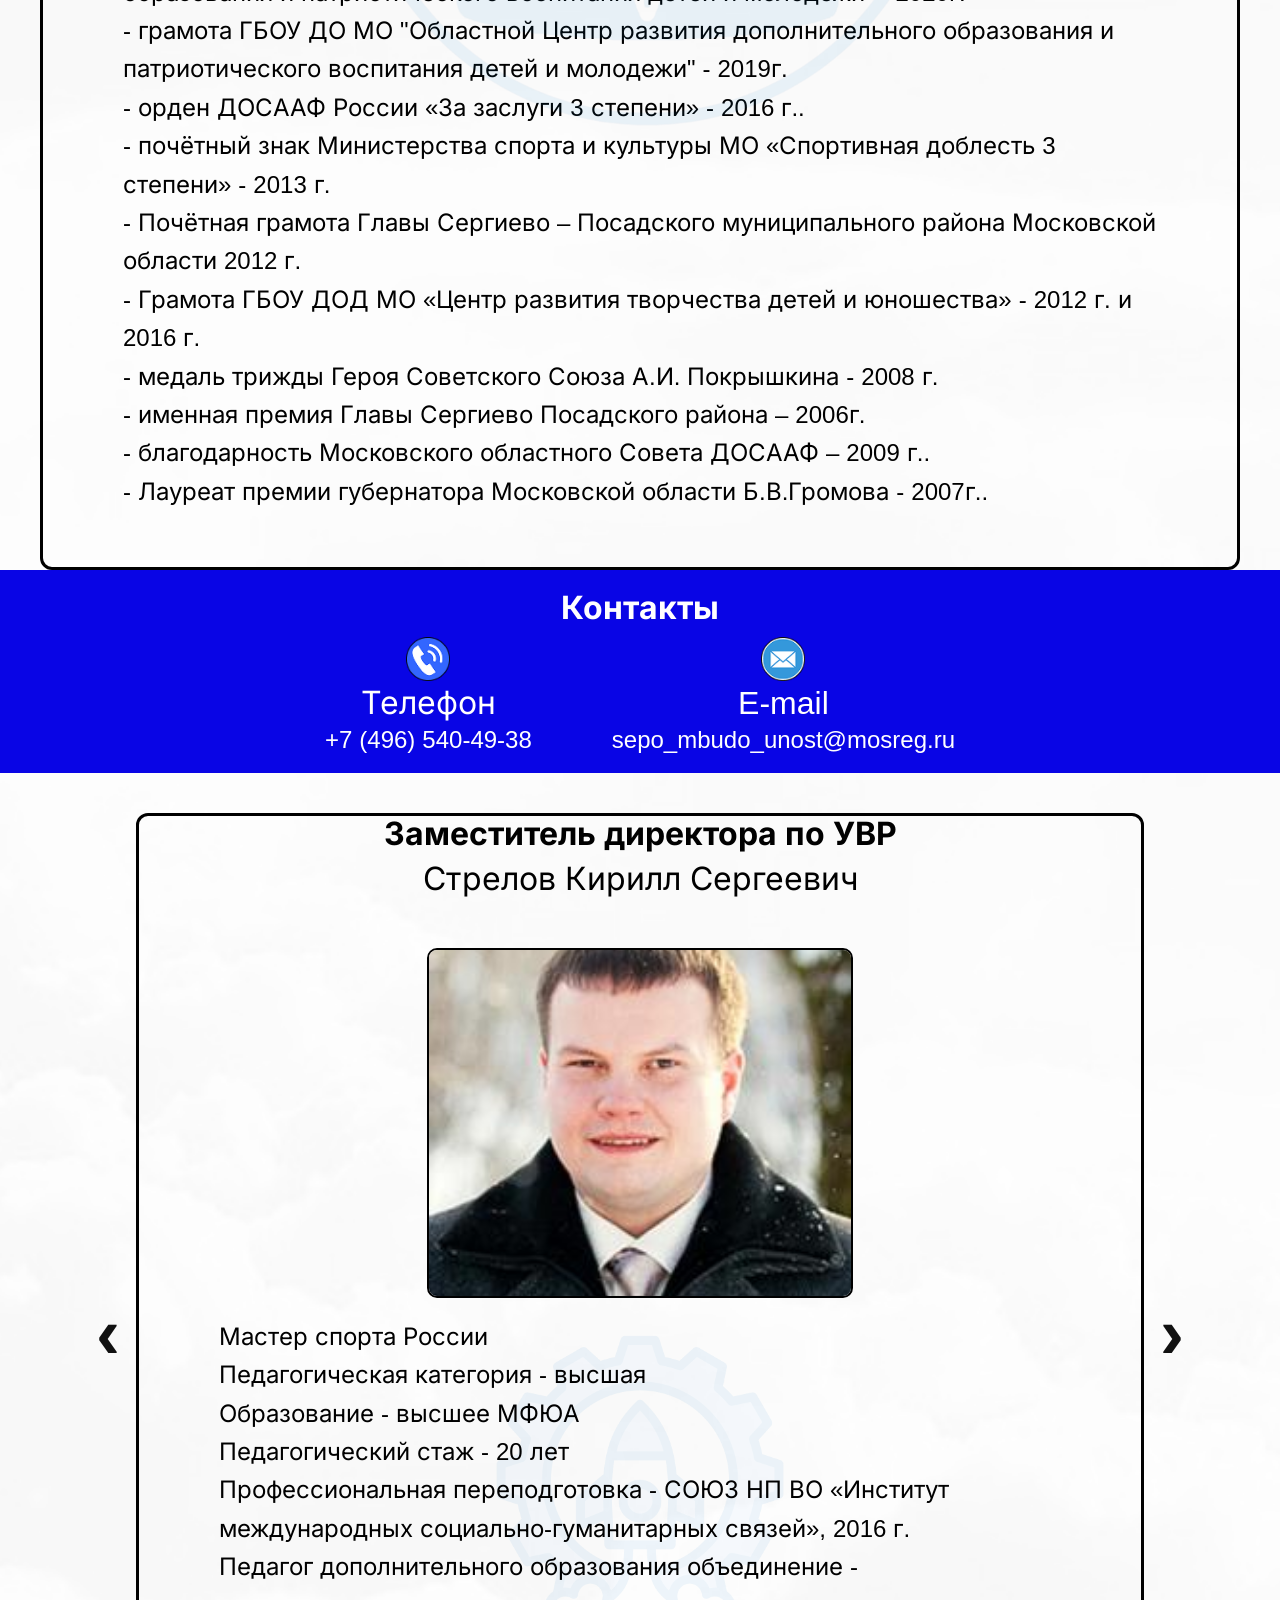
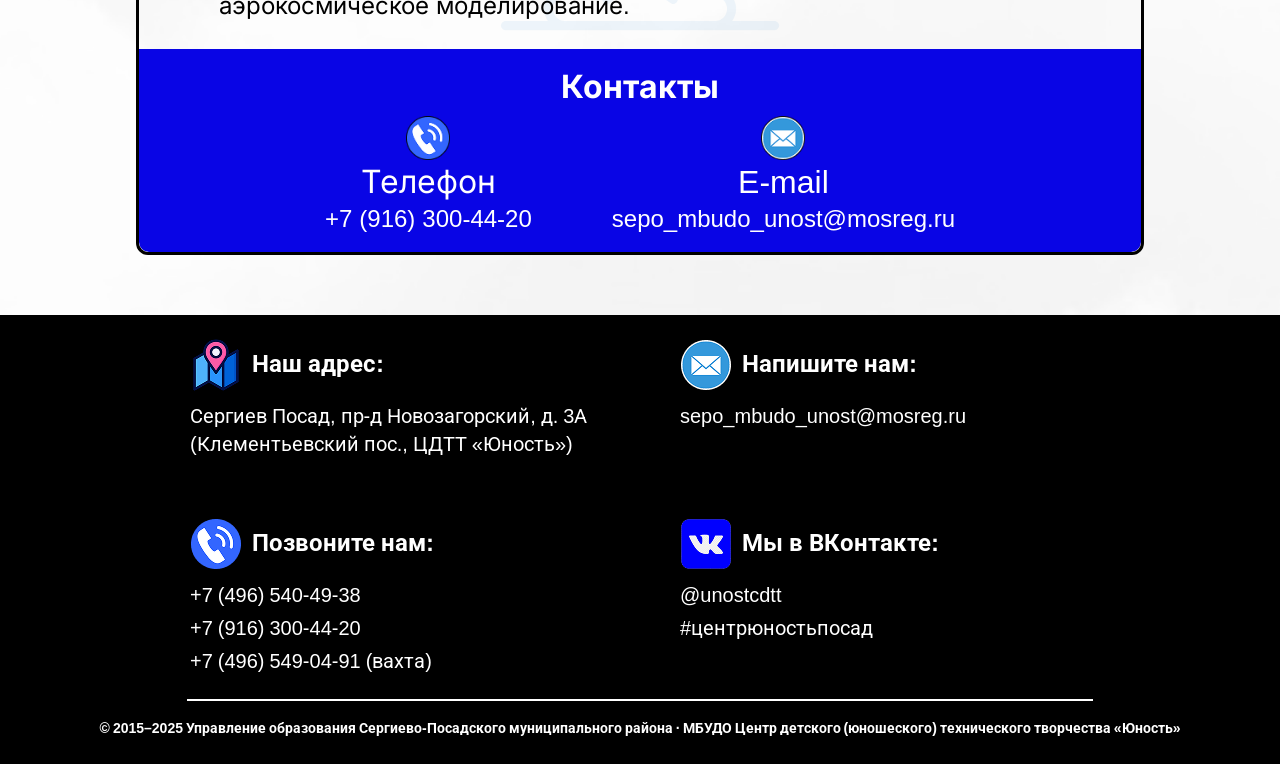
<file: group.html>
<!DOCTYPE html>
<html lang="ru">
<head>
  <meta charset="UTF-8">
  <meta name="viewport" content="width=device-width, initial-scale=1.0">
  <title>Коллектив — ЦДТТ «Юность»</title>
  <link rel="stylesheet" href="css/normalize.css">
  <link rel="stylesheet" href="css/reset.css">
  <link rel="stylesheet" href="css/style.css">
</head>
<body>

<div class="sky-bg" aria-hidden="true">


<header class="header">
  <div class="header__top">
    <div class="header__left">
      <div class="header__logo">
        <img src="assets/logo/logo.png" alt="Логотип ЦДТТ Юность">
      </div>
      <p class="header__title">Центр детского (юношеского) технического творчества</p>
    </div>
    <a href="#" class="header__signup-btn">Записаться</a>
    <button class="header__menu-btn" id="burgerBtn" aria-expanded="false">
      <span class="header__menu-label">Меню</span>
      <div class="header__menu-icon">
        <span></span><span></span><span></span>
      </div>
    </button>
  </div>
  <nav class="header__nav">
    <ul class="header__nav-list">
      <li><a href="index.html" class="header__nav-link">Гл. страница</a></li>
      <li><a href="about_us.html" class="header__nav-link">Основ. сведения</a></li>
      <li><a href="news.html" class="header__nav-link">Новости</a></li>
      <li><a href="group.html" class="header__nav-link header__nav-link--active">Коллектив</a></li>
      <li><a href="document.html" class="header__nav-link">Документы</a></li>
      <li><a href="contacts.html" class="header__nav-link">Контакты</a></li>
    </ul>
  </nav>
  <div class="header__dropdown" id="navDropdown">
    <ul class="header__dropdown-list">
      <li><a href="index.html" class="header__dropdown-link">Гл. страница</a></li>
      <li><a href="about_us.html" class="header__dropdown-link">Основ. сведения</a></li>
      <li><a href="news.html" class="header__dropdown-link">Новости</a></li>
      <li><a href="group.html" class="header__dropdown-link">Коллектив</a></li>
      <li><a href="document.html" class="header__dropdown-link">Документы</a></li>
      <li><a href="contacts.html" class="header__dropdown-link">Контакты</a></li>
    </ul>
    <a href="#" class="header__dropdown-signup">Записаться</a>
  </div>
  <div class="mobile-menu" id="mobileMenu">
    <ul class="mobile-menu__list">
      <li><a href="index.html" class="mobile-menu__link">Гл. страница</a></li>
      <li><a href="about_us.html" class="mobile-menu__link">Осн. сведения</a></li>
      <li><a href="news.html" class="mobile-menu__link">Новости</a></li>
      <li><a href="group.html" class="mobile-menu__link">Коллектив</a></li>
      <li><a href="document.html" class="mobile-menu__link">Документы</a></li>
      <li><a href="contacts.html" class="mobile-menu__link">Контакты</a></li>
      <li><a href="#" class="mobile-menu__link">Запись</a></li>
    </ul>
  </div>
</header>


<section class="group-page">

  
  <h1 class="group__title">Коллектив</h1>

  
  <div class="group__hero-wrap">
    <img src="assets/icons/icons-general/icon-advantage-rocket.png" alt="" aria-hidden="true" class="group__decor group__decor--rocket">
    <div class="group__photos">
      <img src="assets/img/group/director1 (1).jpg" alt="Директор 1" class="group__photo">
      <img src="assets/img/group/director2.jpg" alt="Директор 2" class="group__photo">
    </div>
    <img src="assets/icons/icons-general/icon-advantage-person.png" alt="" aria-hidden="true" class="group__decor group__decor--robot">
  </div>

  
  <div class="group__director-card">
    <div class="group__director-inner">
      <p class="group__director-role">Директор</p>
      <p class="group__director-name">Карпушов Сергей Александрович</p>
      <p class="group__director-text">
        Заслуженный мастер спорта России, Почётный работник общего образования РФ, Президент федерации ракетомодельного спорта России
      </p>
      <p class="group__director-text">
        За время работы награждён:<br>
        - победитель областного конкурса на присуждение премии Губернатора Московской области "Лучший по профессии" в сфере образования в номинации: Лучший руководитель организации дополнительного образования в номинации «Лучшая практика внедрения инноваций в дополнительном образовании» - 2023г.<br>
        - благодарность министра образования Московской области за отличные достижения в 2022-2023 учебном году.<br>
        - медаль Министерства науки и высшего образования Российской Федерации "За вклад в реализацию государственной политики в области образования" - 2021г.<br>
        - благодарность министра образования Д.В.Ливанова – 2014 г.<br>
        - почётная грамота Министерства образования и науки Российской Федерации – 2010 г.<br>
        - благодарность депутата государственной Думы С.А. Пахомова - "За высокие показатели оценки эффективности деятельности образовательных учреждений Московской области" - 2021 г.<br>
        - почётная грамота Министерства образования Московской области - 2008 г.<br>
        - благодарность ГБОУ ДО МО "Областной Центр развития дополнительного образования и патриотического воспитания детей и молодежи" - 2020г.<br>
        - грамота ГБОУ ДО МО "Областной Центр развития дополнительного образования и патриотического воспитания детей и молодежи" - 2019г.<br>
        - орден ДОСААФ России «За заслуги 3 степени» - 2016 г..<br>
        - почётный знак Министерства спорта и культуры МО «Спортивная доблесть 3 степени» - 2013 г.<br>
        - Почётная грамота Главы Сергиево – Посадского муниципального района Московской области 2012 г.<br>
        - Грамота ГБОУ ДОД МО «Центр развития творчества детей и юношества» - 2012 г. и 2016 г.<br>
        - медаль трижды Героя Советского Союза А.И. Покрышкина - 2008 г.<br>
        - именная премия Главы Сергиево Посадского района – 2006г.<br>
        - благодарность Московского областного Совета ДОСААФ – 2009 г..<br>
        - Лауреат премии губернатора Московской области Б.В.Громова - 2007г..
      </p>
      
      <div class="group__director-bg-img" aria-hidden="true">
        <img src="assets/img/group/director_icon.png" alt="">
      </div>
    </div>
  </div>

  
  <div class="group__contacts-bar group__contacts-bar--full">
    <div class="group__contacts-bar-inner">
      <p class="group__contacts-label">Контакты</p>
      <div class="group__contacts-row">
        <div class="group__contacts-item">
          <span class="group__contacts-icon-wrap">
            <img src="assets/icons/icons-futer/tel.png" alt="" class="group__contacts-icon">
          </span>
          <span class="group__contacts-title">Телефон</span>
          <span class="group__contacts-value">+7 (496) 540-49-38</span>
        </div>
        <div class="group__contacts-item">
          <span class="group__contacts-icon-wrap">
            <img src="assets/icons/icons-futer/mail.png" alt="" class="group__contacts-icon">
          </span>
          <span class="group__contacts-title">E-mail</span>
          <span class="group__contacts-value group__contacts-value--email">sepo_mbudo_unost@mosreg.ru</span>
        </div>
      </div>
    </div>
  </div>

  
  <div class="group__staff-section">

    
    <button class="group__staff-arrow group__staff-arrow--prev" disabled>&#8249;</button>

    
    <div class="group__staff-card">
      <div class="group__staff-info">
        <p class="group__staff-role">Заместитель директора по УВР</p>
        <p class="group__staff-name">Стрелов Кирилл Сергеевич</p>
      </div>
      <div class="group__staff-photo-wrap">
        <img src="assets/img/group/teacher.jpg" alt="Стрелов Кирилл Сергеевич" class="group__staff-photo">
      </div>
      <div class="group__staff-info">
        <p class="group__staff-text">
          Мастер спорта России<br>
          Педагогическая категория - высшая<br>
          Образование - высшее МФЮА<br>
          Педагогический стаж - 20 лет<br>
          Профессиональная переподготовка - СОЮЗ НП ВО «Институт международных социально-гуманитарных связей», 2016 г.<br>
          Педагог дополнительного образования объединение - аэрокосмическое моделирование.
        </p>
        
        <div class="group__staff-bg-img" aria-hidden="true">
          <img src="assets/img/group/teacher_icon.png" alt="">
        </div>
      </div>
      
      <div class="group__contacts-bar group__contacts-bar--card">
        <div class="group__contacts-bar-inner">
          <p class="group__contacts-label">Контакты</p>
          <div class="group__contacts-row">
            <div class="group__contacts-item">
              <span class="group__contacts-icon-wrap">
                <img src="assets/icons/icons-futer/tel.png" alt="" class="group__contacts-icon">
              </span>
              <span class="group__contacts-title">Телефон</span>
              <span class="group__contacts-value">+7 (916) 300-44-20</span>
            </div>
            <div class="group__contacts-item">
              <span class="group__contacts-icon-wrap">
                <img src="assets/icons/icons-futer/mail.png" alt="" class="group__contacts-icon">
              </span>
              <span class="group__contacts-title">E-mail</span>
              <span class="group__contacts-value group__contacts-value--email">sepo_mbudo_unost@mosreg.ru</span>
            </div>
          </div>
        </div>
      </div>
    </div>

    
    <button class="group__staff-arrow group__staff-arrow--next" disabled>&#8250;</button>

  </div>

</section>


<footer class="footer" id="signup">
  <div class="footer__container">
    <div class="footer__cols-wrapper">
      <div class="footer__col">
        <div class="footer__section-head">
          <div class="footer__icon"><img src="assets/icons/icons-futer/maps.png" alt=""></div>
          <span class="footer__label">Наш адрес:</span>
        </div>
        <p class="footer__text">Сергиев Посад, пр-д Новозагорский, д. 3А<br>(Клементьевский пос., ЦДТТ «Юность»)</p>
      </div>
      <div class="footer__col">
        <div class="footer__section-head">
          <div class="footer__icon"><img src="assets/icons/icons-futer/mail.png" alt=""></div>
          <span class="footer__label">Напишите нам:</span>
        </div>
        <a href="mailto:sepo_mbudo_unost@mosreg.ru" class="footer__text">sepo_mbudo_unost@mosreg.ru</a>
      </div>
      <div class="footer__col">
        <div class="footer__section-head">
          <div class="footer__icon"><img src="assets/icons/icons-futer/tel.png" alt=""></div>
          <span class="footer__label">Позвоните нам:</span>
        </div>
        <div class="footer__phones">
          <p class="footer__phone">+7 (496) 540-49-38</p>
          <p class="footer__phone">+7 (916) 300-44-20</p>
          <p class="footer__phone">+7 (496) 549-04-91 <span class="footer__phone-note">(вахта)</span></p>
        </div>
      </div>
      <div class="footer__col">
        <div class="footer__section-head">
          <div class="footer__icon"><img src="assets/icons/icons-futer/vk.png" alt=""></div>
          <span class="footer__label">Мы в ВКонтакте:</span>
        </div>
        <div class="footer__social">
          <a href="https://vk.com/unostcdtt" class="footer__social-link">@unostcdtt</a>
          <a href="https://vk.com/hashtag/центрюностьпосад" class="footer__social-link">#центрюностьпосад</a>
        </div>
      </div>
    </div>
    <hr class="footer__bottom-divider">
    <p class="footer__copyright">© 2015–2025 Управление образования Сергиево-Посадского муниципального района · МБУДО Центр детского (юношеского) технического творчества «Юность»</p>
  </div>
</footer>

</div>

<script src="script/script.js"></script>
</body>
</html>
</file>
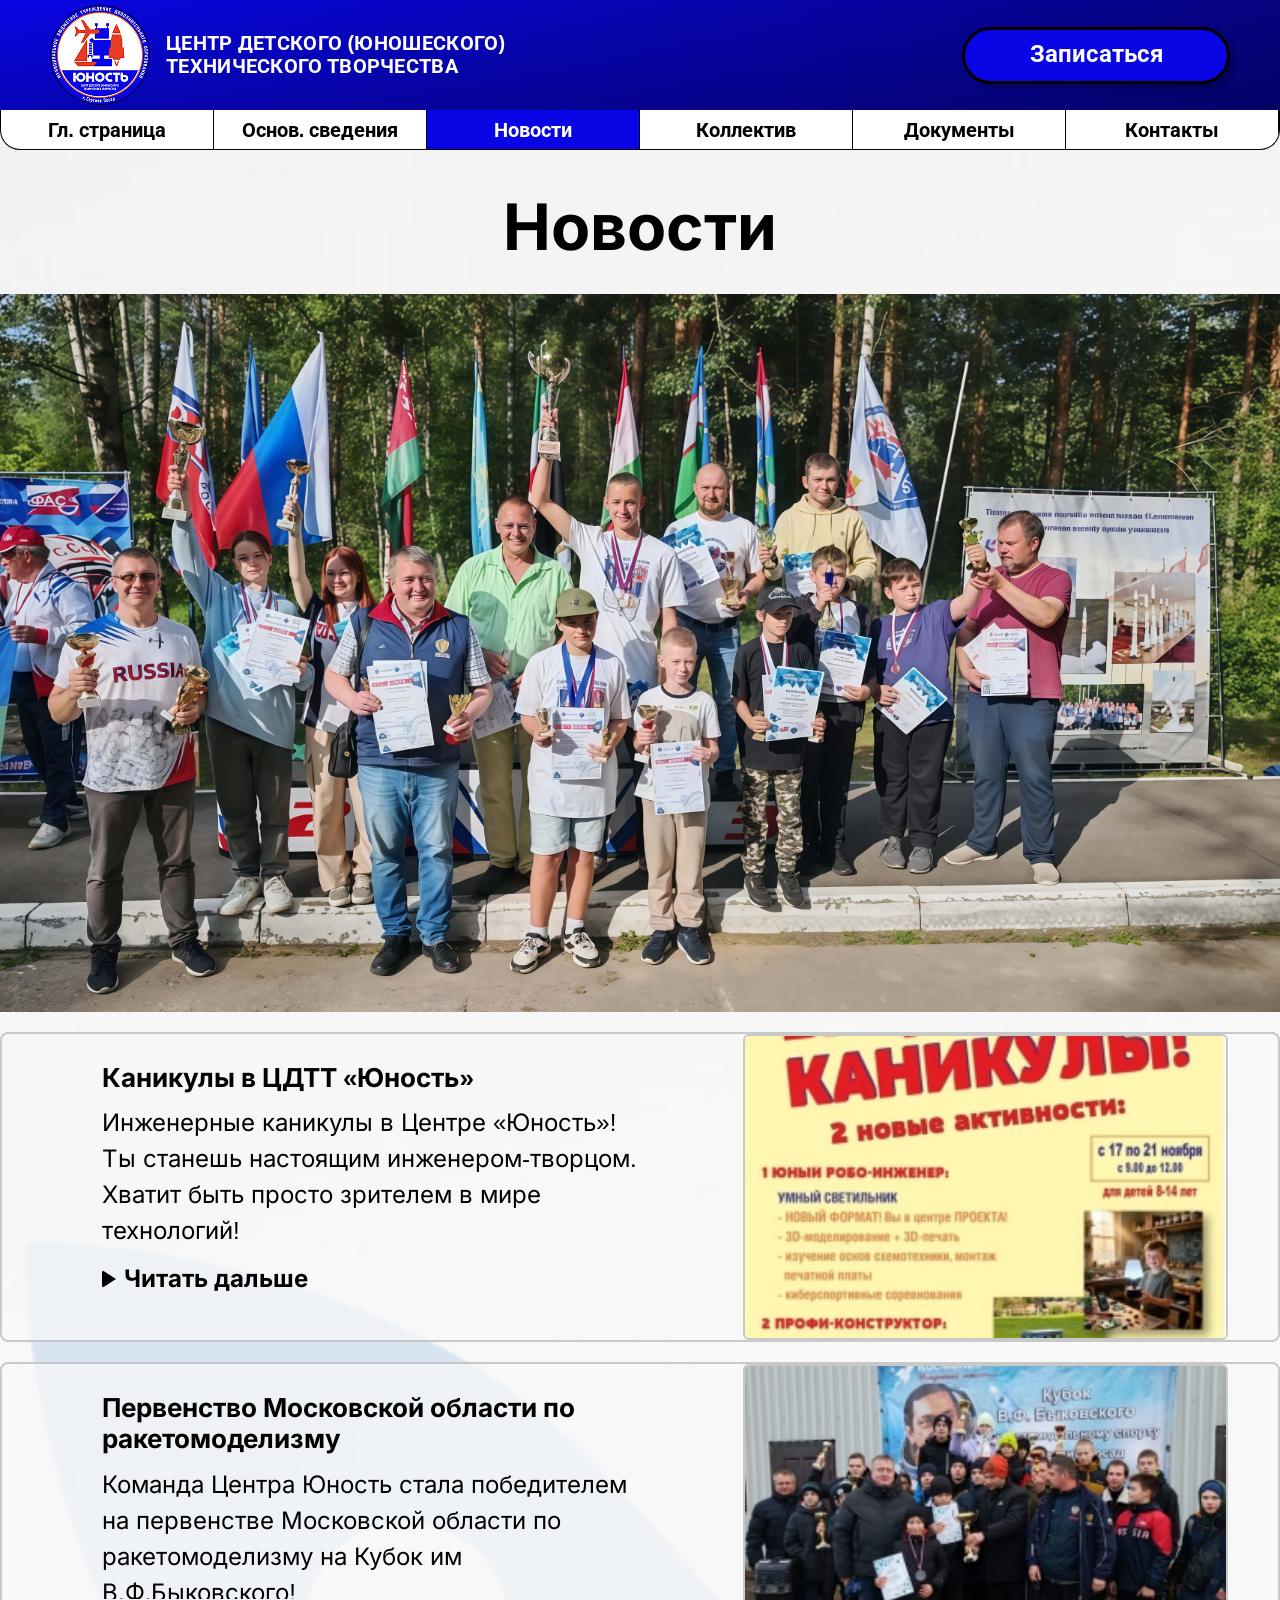
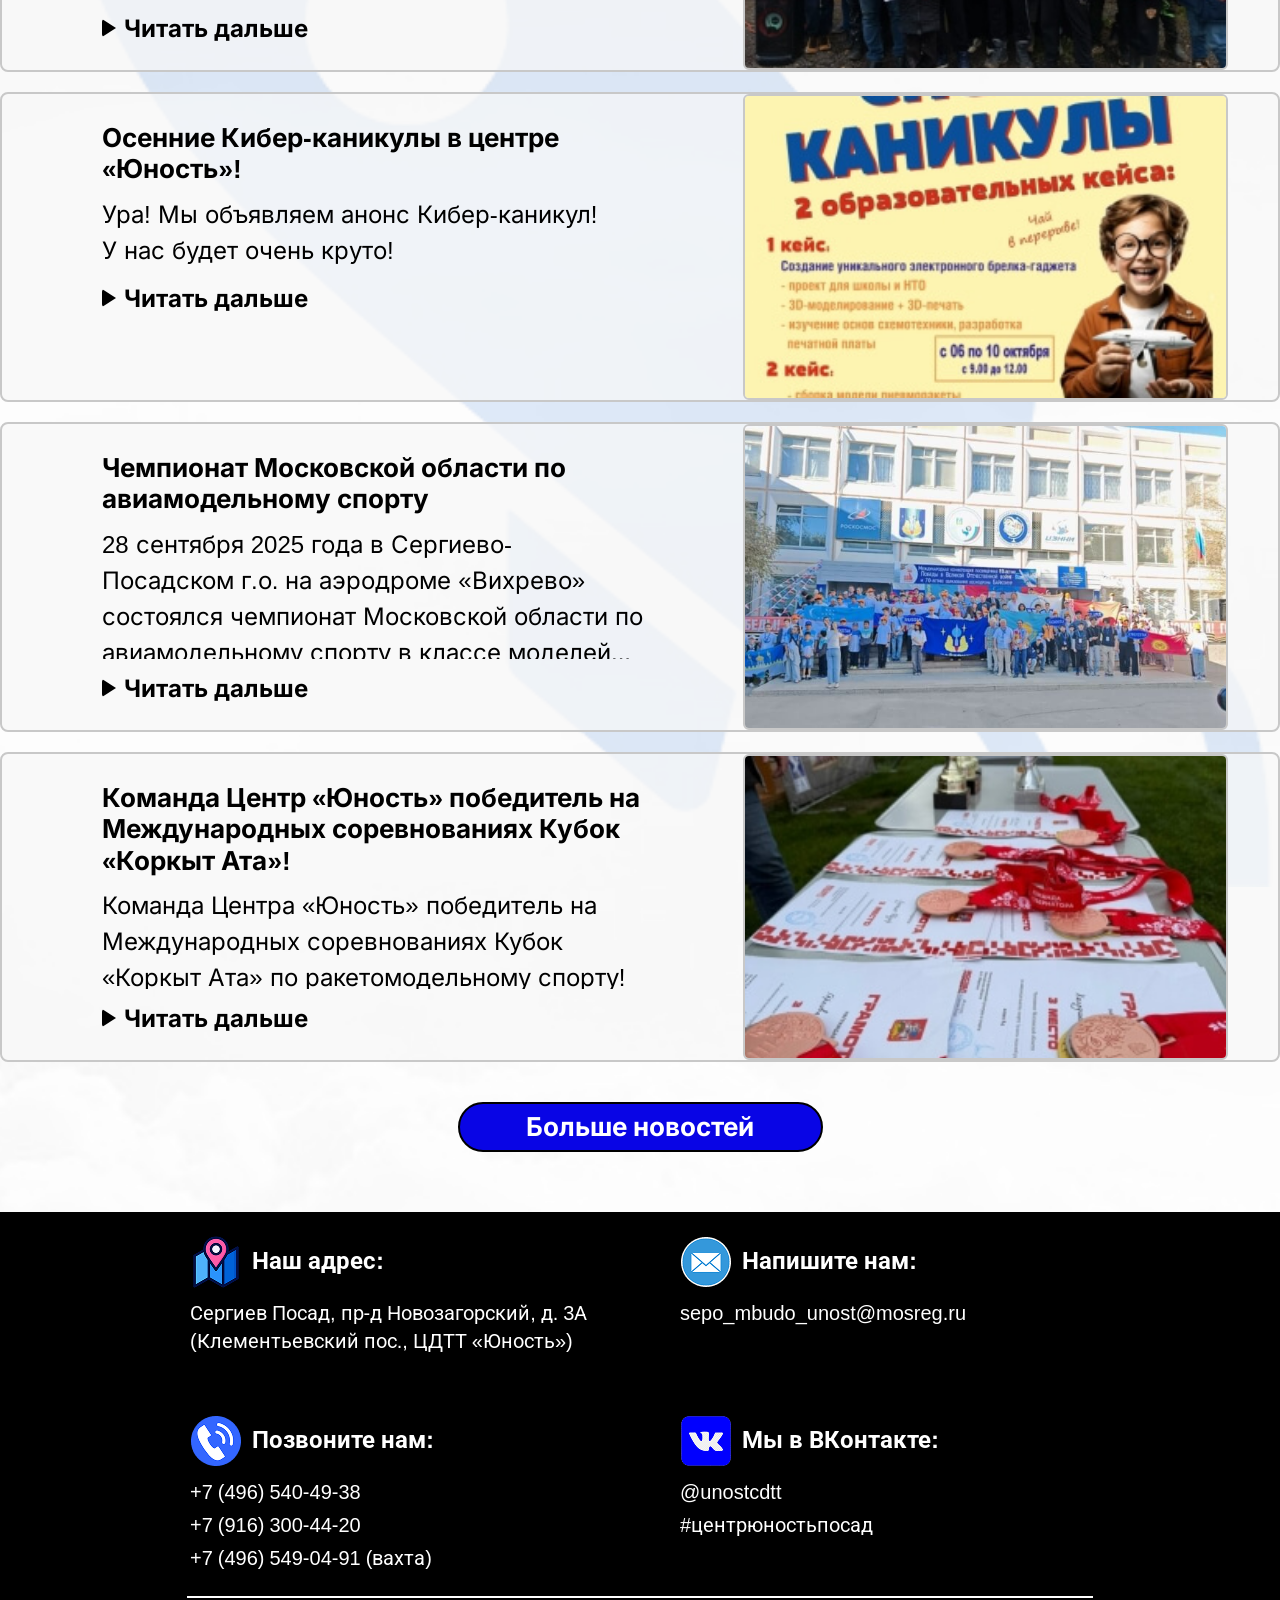
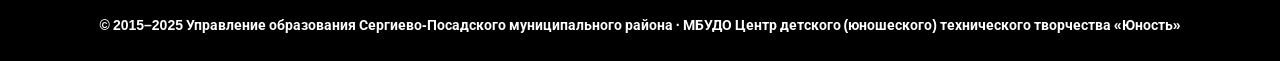
<file: news.html>
<!DOCTYPE html>
<html lang="ru">
<head>
  <meta charset="UTF-8">
  <meta name="viewport" content="width=device-width, initial-scale=1.0">
  <title>Новости — ЦДТТ «Юность»</title>
  <link rel="stylesheet" href="css/normalize.css">
  <link rel="stylesheet" href="css/reset.css">
  <link rel="stylesheet" href="css/style.css">
</head>
<body>

<div class="sky-bg" aria-hidden="true">


<header class="header">
  <div class="header__top">
    <div class="header__left">
      <div class="header__logo">
        <img src="assets/logo/logo.png" alt="Логотип ЦДТТ Юность">
      </div>
      <p class="header__title">Центр детского (юношеского) технического творчества</p>
    </div>
    <a href="#" class="header__signup-btn">Записаться</a>
    <button class="header__menu-btn" id="burgerBtn" aria-expanded="false">
      <span class="header__menu-label">Меню</span>
      <div class="header__menu-icon">
        <span></span><span></span><span></span>
      </div>
    </button>
  </div>
  <nav class="header__nav">
    <ul class="header__nav-list">
      <li><a href="index.html" class="header__nav-link">Гл. страница</a></li>
      <li><a href="about_us.html" class="header__nav-link">Основ. сведения</a></li>
      <li><a href="news.html" class="header__nav-link header__nav-link--active">Новости</a></li>
      <li><a href="group.html" class="header__nav-link">Коллектив</a></li>
      <li><a href="document.html" class="header__nav-link">Документы</a></li>
      <li><a href="contacts.html" class="header__nav-link">Контакты</a></li>
    </ul>
  </nav>
  <div class="header__dropdown" id="navDropdown">
    <ul class="header__dropdown-list">
      <li><a href="index.html" class="header__dropdown-link">Гл. страница</a></li>
      <li><a href="about_us.html" class="header__dropdown-link">Основ. сведения</a></li>
      <li><a href="news.html" class="header__dropdown-link">Новости</a></li>
      <li><a href="group.html" class="header__dropdown-link">Коллектив</a></li>
      <li><a href="document.html" class="header__dropdown-link">Документы</a></li>
      <li><a href="contacts.html" class="header__dropdown-link">Контакты</a></li>
    </ul>
    <a href="#" class="header__dropdown-signup">Записаться</a>
  </div>
  <div class="mobile-menu" id="mobileMenu">
    <ul class="mobile-menu__list">
      <li><a href="index.html" class="mobile-menu__link">Гл. страница</a></li>
      <li><a href="about_us.html" class="mobile-menu__link">Осн. сведения</a></li>
      <li><a href="news.html" class="mobile-menu__link">Новости</a></li>
      <li><a href="group.html" class="mobile-menu__link">Коллектив</a></li>
      <li><a href="document.html" class="mobile-menu__link">Документы</a></li>
      <li><a href="contacts.html" class="mobile-menu__link">Контакты</a></li>
      <li><a href="#" class="mobile-menu__link">Запись</a></li>
    </ul>
  </div>
</header>


<main class="news-page">

  <h1 class="news__title">Новости</h1>

  
  <div class="news__hero-wrap">
    <img
      class="news__hero-img"
      src="assets/img/news/news_general.jpg"
      alt="Соревнования ЦДТТ Юность"
    >
  </div>

  
  <div class="news__list-wrap">
    
    <img
      class="news-page__rocket"
      src="assets/icons/icons-general/icon-advantage-rocket.png"
      alt=""
      aria-hidden="true"
    >

    <ul class="news__list">

      <li class="news-card">
        <div class="news-card__content">
          <h2 class="news-card__title">Каникулы в ЦДТТ «Юность»</h2>
          <p class="news-card__text">Инженерные каникулы в Центре «Юность»!<br>
            Ты станешь настоящим инженером-творцом.<br>
            Хватит быть просто зрителем в мире технологий!</p>
          <button class="news-card__btn" type="button">
            <span class="news-card__btn-arrow" aria-hidden="true"></span>
            Читать дальше
          </button>
        </div>
        <div class="news-card__img-wrap">
          <img class="news-card__img" src="assets/img/news/news_page/news1.jpg" alt="Каникулы в ЦДТТ Юность">
        </div>
      </li>

      <li class="news-card">
        <div class="news-card__content">
          <h2 class="news-card__title">Первенство Московской области по ракетомоделизму</h2>
          <p class="news-card__text">Команда Центра Юность стала победителем на первенстве Московской области по ракетомоделизму на Кубок им В.Ф.Быковского!</p>
          <button class="news-card__btn" type="button">
            <span class="news-card__btn-arrow" aria-hidden="true"></span>
            Читать дальше
          </button>
        </div>
        <div class="news-card__img-wrap">
          <img class="news-card__img" src="assets/img/news/news_page/news2.jpg" alt="Первенство по ракетомоделизму">
        </div>
      </li>

      <li class="news-card">
        <div class="news-card__content">
          <h2 class="news-card__title">Осенние Кибер-каникулы в центре «Юность»!</h2>
          <p class="news-card__text">Ура! Мы объявляем анонс Кибер-каникул!<br>
            У нас будет очень круто!</p>
          <button class="news-card__btn" type="button">
            <span class="news-card__btn-arrow" aria-hidden="true"></span>
            Читать дальше
          </button>
        </div>
        <div class="news-card__img-wrap">
          <img class="news-card__img" src="assets/img/news/news_page/news3.jpg" alt="Осенние Кибер-каникулы">
        </div>
      </li>

      <li class="news-card">
        <div class="news-card__content">
          <h2 class="news-card__title">Чемпионат Московской области по авиамодельному спорту</h2>
          <p class="news-card__text">28 сентября 2025 года в Сергиево-Посадском г.о. на аэродроме «Вихрево» состоялся чемпионат Московской области по авиамодельному спорту в классе моделей ракет (ракетомодельный спорт).</p>
          <button class="news-card__btn" type="button">
            <span class="news-card__btn-arrow" aria-hidden="true"></span>
            Читать дальше
          </button>
        </div>
        <div class="news-card__img-wrap">
          <img class="news-card__img" src="assets/img/news/news_page/news4.jpg" alt="Чемпионат по авиамодельному спорту">
        </div>
      </li>

      <li class="news-card">
        <div class="news-card__content">
          <h2 class="news-card__title">Команда Центр «Юность» победитель на Международных соревнованиях Кубок «Коркыт Ата»!</h2>
          <p class="news-card__text">Команда Центра «Юность» победитель на Международных соревнованиях Кубок «Коркыт Ата» по ракетомодельному спорту!</p>
          <button class="news-card__btn" type="button">
            <span class="news-card__btn-arrow" aria-hidden="true"></span>
            Читать дальше
          </button>
        </div>
        <div class="news-card__img-wrap">
          <img class="news-card__img" src="assets/img/news/news_page/news5.jpg" alt="Победа на Кубке Коркыт Ата">
        </div>
      </li>

    </ul>
  </div>

  
  <div class="news__more-wrap">
    <button class="news__more-btn" type="button">Больше новостей</button>
  </div>

</main>


<footer class="footer" id="signup">
  <div class="footer__container">
    <div class="footer__cols-wrapper">
      <div class="footer__col">
        <div class="footer__section-head">
          <div class="footer__icon"><img src="assets/icons/icons-futer/maps.png" alt=""></div>
          <span class="footer__label">Наш адрес:</span>
        </div>
        <p class="footer__text">Сергиев Посад, пр-д Новозагорский, д. 3А<br>(Клементьевский пос., ЦДТТ «Юность»)</p>
      </div>
      <div class="footer__col">
        <div class="footer__section-head">
          <div class="footer__icon"><img src="assets/icons/icons-futer/mail.png" alt=""></div>
          <span class="footer__label">Напишите нам:</span>
        </div>
        <a href="mailto:sepo_mbudo_unost@mosreg.ru" class="footer__text">sepo_mbudo_unost@mosreg.ru</a>
      </div>
      <div class="footer__col">
        <div class="footer__section-head">
          <div class="footer__icon"><img src="assets/icons/icons-futer/tel.png" alt=""></div>
          <span class="footer__label">Позвоните нам:</span>
        </div>
        <div class="footer__phones">
          <p class="footer__phone">+7 (496) 540-49-38</p>
          <p class="footer__phone">+7 (916) 300-44-20</p>
          <p class="footer__phone">+7 (496) 549-04-91 <span class="footer__phone-note">(вахта)</span></p>
        </div>
      </div>
      <div class="footer__col">
        <div class="footer__section-head">
          <div class="footer__icon"><img src="assets/icons/icons-futer/vk.png" alt=""></div>
          <span class="footer__label">Мы в ВКонтакте:</span>
        </div>
        <div class="footer__social">
          <a href="https://vk.com/unostcdtt" class="footer__social-link">@unostcdtt</a>
          <a href="https://vk.com/hashtag/центрюностьпосад" class="footer__social-link">#центрюностьпосад</a>
        </div>
      </div>
    </div>
    <hr class="footer__bottom-divider">
    <p class="footer__copyright">© 2015–2025 Управление образования Сергиево-Посадского муниципального района · МБУДО Центр детского (юношеского) технического творчества «Юность»</p>
  </div>
</footer>

</div>

<script src="script/script.js"></script>
</body>
</html>
</file>
<file: css/style.css>
@font-face {
  font-family: "Montserrat";
  src: url("../fonts/Montserrat-Bold.woff2") format("woff2");
  font-weight: 700;
  font-display: swap;
}
@font-face {
  font-family: "Roboto";
  src: url("../fonts/Roboto-Regular.woff2") format("woff2");
  font-weight: 400;
  font-display: swap;
}
@font-face {
  font-family: "Roboto";
  src: url("../fonts/Roboto-Bold.woff2") format("woff2");
  font-weight: 700;
  font-display: swap;
}
@font-face {
  font-family: "Inter";
  src: url("../fonts/Inter-Regular.woff2") format("woff2");
  font-weight: 400;
  font-display: swap;
}
@font-face {
  font-family: "Inter";
  src: url("../fonts/Inter-Bold.woff2") format("woff2");
  font-weight: 700;
  font-display: swap;
}
@font-face {
  font-family: "Nunito";
  src: url("../fonts/Nunito-Bold.woff2") format("woff2");
  font-weight: 700;
  font-display: swap;
}
html {
  overflow-x: hidden;
  background: url("../assets/img/background/cloud_bg.png") center top/cover no-repeat fixed;
}

body {
  margin: 0;
  overflow-x: hidden;
  font-family: "Roboto", sans-serif;
}

.sky-bg {
  width: 100%;
  max-width: 1440px;
  margin: 0 auto;
  background: url("../assets/img/background/bg.png") center top repeat-y;
  background-size: 2100px auto;
}

.advantages__title,
.clubs__title,
.profession__title {
  font-family: "Montserrat", sans-serif;
  font-weight: 700;
  font-size: 48px;
  color: #000;
  text-align: center;
  line-height: 1.2;
  margin-bottom: 28px;
}

.clubs__title,
.profession__title {
  margin-bottom: 52px;
}

.header {
  width: 100%;
  position: relative;
  z-index: 20;
}

.header__top {
  height: 110px;
  padding: 8px 50px;
  display: flex;
  align-items: center;
  justify-content: space-between;
  gap: 40px;
  background: linear-gradient(180deg, rgba(0, 0, 0, 0) 0%, rgba(0, 0, 0, 0.2) 100%), linear-gradient(90deg, #0905E5 0%, #05037F 100%);
}

.header__left {
  display: flex;
  align-items: center;
  gap: 16px;
  flex: 1;
  min-width: 0;
}

.header__logo {
  flex-shrink: 0;
  width: 100px;
  height: 100px;
  border-radius: 50%;
  overflow: hidden;
}

.header__title {
  font-weight: 700;
  font-size: 20px;
  color: #fff;
  text-transform: uppercase;
  letter-spacing: 0.3px;
  line-height: 1.15;
  max-width: 380px;
}

.header__signup-btn {
  display: flex;
  align-items: center;
  justify-content: center;
  width: 268px;
  height: 57px;
  flex-shrink: 0;
  background: #0905E5;
  border: 3px solid #000;
  border-radius: 50px;
  font-weight: 700;
  font-size: 24px;
  color: #fff;
  cursor: pointer;
  box-shadow: 4px 4px 4px rgba(0, 0, 0, 0.25);
  transition: 0.2s;
}

.header__signup-btn:hover {
  background: #fff;
  color: #0905E5;
}

.header__menu-btn {
  display: none;
  align-items: center;
  gap: 10px;
  height: 44px;
  padding: 0 16px;
  background: #0905E5;
  border: 2px solid #000;
  border-radius: 10px;
  cursor: pointer;
  flex-shrink: 0;
  transition: 0.3s;
}

.header__menu-label {
  font-weight: 700;
  font-size: 18px;
  color: #fff;
}

.header__menu-icon {
  width: 22px;
  height: 16px;
  position: relative;
  display: flex;
  flex-direction: column;
}

.header__menu-icon span {
  display: block;
  width: 100%;
  height: 3px;
  background: #fff;
  border-radius: 2px;
  position: absolute;
  left: 0;
  transition: 0.3s;
}

.header__menu-icon span:nth-child(1) {
  top: 0;
}

.header__menu-icon span:nth-child(2) {
  top: 50%;
  transform: translateY(-50%);
}

.header__menu-icon span:nth-child(3) {
  bottom: 0;
}

.header__menu-btn[aria-expanded=true] .header__menu-icon span:nth-child(1) {
  top: 50%;
  transform: translateY(-50%) rotate(45deg);
}

.header__menu-btn[aria-expanded=true] .header__menu-icon span:nth-child(2) {
  opacity: 0;
}

.header__menu-btn[aria-expanded=true] .header__menu-icon span:nth-child(3) {
  bottom: 50%;
  transform: translateY(50%) rotate(-45deg);
}

.header__nav-list {
  display: flex;
  align-items: stretch;
  width: 100%;
  height: 40px;
  background: #fff;
  border-left: 1px solid #000;
  border-right: 1px solid #000;
  border-bottom: 1px solid #000;
  border-radius: 0 0 20px 20px;
  overflow: hidden;
}

.header__nav-list li {
  flex: 1;
  display: flex;
}

.header__nav-link {
  display: flex;
  align-items: center;
  justify-content: center;
  width: 100%;
  font-weight: 700;
  font-size: 20px;
  color: #000;
  border-right: 1px solid #000;
  transition: background 0.2s;
  text-align: center;
  padding: 0 4px;
  line-height: 1.1;
}

.header__nav-link:hover {
  background: #f0f0f0;
}

.header__nav-link--active {
  background: #0905E5;
  color: #fff;
}

.header__dropdown {
  max-height: 0;
  overflow: hidden;
  transition: max-height 0.4s ease;
  background: #fff;
  border: none;
}

.header__dropdown.is-open {
  max-height: 600px;
  border-left: 1px solid #000;
  border-right: 1px solid #000;
  border-bottom: 1px solid #000;
}

.header__dropdown-list {
  display: grid;
  grid-template-columns: 1fr 1fr;
}

.header__dropdown-link,
.header__dropdown-signup {
  display: flex;
  align-items: center;
  justify-content: center;
  min-height: 70px;
  padding: 12px 20px;
  font-weight: 700;
  font-size: 20px;
  border-bottom: 1px solid #000;
  border-right: 1px solid #000;
  text-align: center;
  line-height: 1.2;
  transition: background 0.2s;
}

.header__dropdown-link:nth-child(even) {
  border-right: none;
}

.header__dropdown-link:hover,
.header__dropdown-signup:hover {
  background: #f0f0f0;
}

.header__dropdown-signup {
  grid-column: 1/-1;
  width: 100%;
  border-right: none;
  border-bottom: none;
}

.mobile-menu {
  display: none;
}

.footer {
  background: #000;
  padding: 24px 0;
}

.footer__container {
  max-width: 1440px;
  margin: 0 auto;
  padding: 0 80px;
}

.footer__cols-wrapper {
  display: grid;
  grid-template-columns: 1fr 1fr;
  gap: 60px 80px;
  max-width: 900px;
  margin: 0 auto;
}

.footer__col {
  display: flex;
  flex-direction: column;
  gap: 8px;
}

.footer__section-head {
  display: flex;
  align-items: center;
  gap: 10px;
  margin-bottom: 3px;
}

.footer__label {
  font-family: "Roboto", sans-serif;
  font-weight: 700;
  font-size: 24px;
  color: #fff;
  white-space: nowrap;
}

.footer__icon {
  font-size: 28px;
  flex-shrink: 0;
}

.footer__icon img {
  width: 52px;
  height: 52px;
  object-fit: contain;
}

.footer__text,
.footer__phone,
.footer__social-link {
  font-family: "Roboto", sans-serif;
  font-size: 20px;
  font-weight: 400;
  color: #fff;
  line-height: 1.4;
}

.footer__phones,
.footer__social {
  display: flex;
  flex-direction: column;
  gap: 5px;
}

.footer__phone-note {
  font-weight: 400;
}

.footer__bottom-divider {
  border: none;
  border-top: 2px solid #fff;
  margin: 24px auto 16px;
  max-width: 906px;
}

.footer__copyright {
  font-family: "Roboto", sans-serif;
  font-size: 14px;
  font-weight: 700;
  color: #fff;
  text-align: center;
  line-height: 1.6;
}

.hero {
  width: 100%;
  height: 548px;
  margin-top: -40px;
  overflow: hidden;
}

.hero__image {
  width: 100%;
  height: 100%;
  object-fit: cover;
}

.caption {
  background: #0905E5;
  text-align: center;
  padding: 24px 40px 32px;
  border-radius: 0 0 32px 32px;
}

.caption__subtitle {
  font-family: "Montserrat", sans-serif;
  font-weight: 700;
  font-size: 24px;
  letter-spacing: 0.5px;
  line-height: 1.5;
  color: rgba(255, 255, 255, 0.9);
  text-transform: uppercase;
  margin-bottom: 12px;
}

.caption__main {
  font-family: "Nunito", sans-serif;
  font-weight: 700;
  font-size: 64px;
  line-height: 1;
  color: #fff;
  text-transform: uppercase;
  letter-spacing: -1px;
  display: block;
}

.advantages {
  padding: 40px 0 16px;
}

.advantages__container {
  max-width: 1440px;
  margin: 0 auto;
  padding: 0 28px;
}

.advantages__body {
  display: grid;
  grid-template-columns: 600px 100px;
  gap: 8px 0;
  align-items: start;
  width: fit-content;
  margin: 0 auto;
}

.advantages__photo-wrap {
  grid-column: 1/-1;
  justify-self: center;
  max-width: 565px;
  width: 100%;
  margin-bottom: 32px;
}

.advantages__photo {
  width: 100%;
  height: 409px;
  border-radius: 10px;
  border: 2px solid #000;
  object-fit: cover;
}

.advantages__list {
  display: flex;
  flex-direction: column;
  gap: 24px;
  font-family: "Inter", sans-serif;
  font-size: 24px;
  font-weight: 400;
  color: #000;
  line-height: 1.5;
  grid-column: 1;
}

.advantages__list strong {
  font-weight: 700;
}

.advantages__icons {
  display: flex;
  flex-direction: column;
  align-items: center;
  grid-column: 2;
  align-self: start;
  margin-left: -8px;
}

.advantages__icon {
  width: 100px;
  height: 100px;
  object-fit: contain;
  margin-bottom: 28px;
}

.advantages__icon:last-child {
  margin-bottom: 0;
}

.clubs {
  padding: 16px 20px 56px;
  position: relative;
  overflow: hidden;
}

.clubs__container {
  max-width: 1200px;
  margin: 0 auto;
  padding: 0 60px;
  position: relative;
  display: flex;
  flex-direction: column;
  align-items: center;
}

.clubs__decor {
  position: absolute;
  pointer-events: none;
  z-index: 0;
  object-fit: contain;
}

.clubs__decor--robot {
  left: -100px;
  top: 50px;
  width: 340px;
  height: 340px;
}

.clubs__decor--sailboat {
  right: -100px;
  top: 20px;
  width: 380px;
  height: 380px;
}

.clubs__title {
  position: relative;
  z-index: 1;
}

.clubs__grid {
  display: grid;
  grid-template-columns: repeat(3, minmax(0, 1fr));
  gap: 20px;
  position: relative;
  z-index: 1;
  justify-items: center;
  width: 100%;
  max-width: 900px;
}

.clubs__item {
  display: flex;
  flex-direction: column;
  align-items: center;
  gap: 12px;
  text-align: center;
  min-width: 0;
}

.clubs__item--wide {
  grid-column: 1/-1;
}

.clubs__icon {
  width: 80px;
  height: 80px;
  display: flex;
  align-items: center;
  justify-content: center;
}

.clubs__icon img,
.clubs__icon svg {
  width: 100%;
  height: 100%;
  object-fit: contain;
}

.clubs__name {
  font-family: "Inter", sans-serif;
  font-size: 20px;
  font-weight: 400;
  color: #333;
  line-height: 1.5;
}

.profession {
  padding: 40px 140px 56px;
  position: relative;
  overflow: hidden;
}

.profession__container {
  max-width: 1160px;
  margin: 0 auto;
  position: relative;
}

.profession__title {
  position: relative;
  z-index: 10;
}

.profession__block {
  display: grid;
  grid-template-columns: 100px 1fr;
  gap: 20px;
  padding: 28px 0;
  position: relative;
  z-index: 1;
  align-items: start;
}

.profession__block--reverse {
  grid-template-columns: 1fr 100px;
}

.profession__block--single {
  display: flex;
  flex-direction: column;
  align-items: center;
  max-width: 900px;
  margin: 28px auto 0;
  gap: 20px;
}

.profession__icon {
  width: 100px;
  height: 100px;
  object-fit: contain;
}

.profession__text {
  font-family: "Inter", sans-serif;
  font-size: 24px;
  font-weight: 400;
  color: #000;
  line-height: 1.5;
}

.profession__text--center {
  text-align: center;
}

.profession__photo {
  width: 565px;
  height: 228px;
  object-fit: cover;
  border-radius: 10px;
  border: 2px solid #000;
  display: block;
  margin: 0 auto;
  max-width: 100%;
}

.profession__divider {
  border: none;
  border-top: 2.5px solid #000;
  margin: 12px auto;
}

.profession__divider--narrow {
  width: 54%;
}

.profession__divider--wide {
  width: 97%;
}

.gallery {
  padding: 10px 0;
  background: #f4f4f4;
  border-top: 3px solid #000;
  border-bottom: 3px solid #000;
}

.gallery__wrapper {
  display: flex;
  align-items: center;
  padding: 0 48px;
  max-width: 1440px;
  margin: 0 auto;
}

.gallery__btn {
  flex-shrink: 0;
  width: 56px;
  height: 56px;
  background: none;
  border: none;
  font-size: 72px;
  font-weight: 900;
  line-height: 1;
  color: #111;
  cursor: pointer;
  display: flex;
  align-items: center;
  justify-content: center;
  transition: color 0.2s;
}

.gallery__btn:hover {
  color: #0905E5;
}

.gallery__viewport {
  flex: 1;
  overflow: hidden;
  padding: 10px 0;
}

.gallery__track {
  display: flex;
  gap: 20px;
  transition: transform 0.4s ease;
}

.gallery__slide {
  flex: 0 0 calc((100% - 20px) / 2);
}

.gallery__slide img {
  width: 100%;
  height: 280px;
  object-fit: cover;
  border-radius: 14px;
  border: 3px solid #000;
}

@media (max-width: 768px) {
  .header__top {
    padding: 8px 16px;
    gap: 16px;
    height: auto;
    min-height: 86px;
  }
  .header__logo {
    width: 70px;
    height: 70px;
  }
  .header__title {
    font-size: 14px;
    max-width: 260px;
  }
  .header__signup-btn {
    display: none;
  }
  .header__menu-btn {
    display: flex;
  }
  .header__nav {
    display: none;
  }
  .hero {
    height: 380px;
    margin-top: 0;
  }
  .caption {
    padding: 20px 24px 40px;
    border-radius: 0 0 20px 20px;
  }
  .caption__subtitle {
    font-size: 20px;
  }
  .caption__main {
    font-size: 48px;
  }
  .advantages {
    padding: 40px 0;
  }
  .advantages__title,
  .clubs__title,
  .profession__title {
    font-size: 32px;
    margin-bottom: 36px;
  }
  .advantages__body {
    display: flex;
    flex-direction: column;
    align-items: center;
    gap: 24px;
    width: 100%;
  }
  .advantages__photo-wrap {
    max-width: 100%;
    margin-bottom: 0;
  }
  .advantages__photo {
    height: 350px;
    width: 668px;
    max-width: 100%;
  }
  .advantages__list {
    font-size: 20px;
    gap: 16px;
    width: 100%;
  }
  .advantages__icons {
    display: none;
  }
  .clubs {
    padding: 36px 16px 52px;
  }
  .clubs__container {
    padding: 0 24px;
  }
  .clubs__decor {
    display: none;
  }
  .clubs__grid {
    grid-template-columns: repeat(2, minmax(0, 1fr));
  }
  .clubs__icon {
    width: 100px;
    height: 100px;
  }
  .clubs__name {
    font-size: 20px;
  }
  .profession {
    padding: 40px 50px 52px;
  }
  .profession__block,
  .profession__block--reverse {
    grid-template-columns: 1fr;
  }
  .profession__text,
  .profession__text--center {
    font-size: 20px;
    text-align: center;
  }
  .profession__photo {
    width: 100%;
    height: 260px;
  }
  .profession__icon {
    margin: 0 auto;
  }
  .gallery__slide {
    flex: 0 0 100%;
  }
  .gallery__slide img {
    height: 280px;
  }
  .gallery__wrapper {
    padding: 0 32px;
  }
  .footer__container {
    padding: 0 40px;
  }
  .footer__cols-wrapper {
    grid-template-columns: 1fr;
    gap: 32px;
  }
  .footer__label {
    font-size: 20px;
  }
  .footer__text,
  .footer__phone,
  .footer__social-link {
    font-size: 16px;
  }
}
@media (max-width: 393px) {
  .header__top {
    padding: 6px 12px;
    gap: 12px;
  }
  .header__logo {
    width: 54px;
    height: 54px;
  }
  .header__title {
    font-size: 12px;
    line-height: 1.1;
  }
  .header__signup-btn {
    display: none;
  }
  .header__menu-btn {
    display: flex;
    height: 36px;
    padding: 0 10px;
  }
  .header__menu-label {
    font-size: 15px;
  }
  .header__nav {
    display: none;
  }
  .header__dropdown {
    display: none !important;
  }
  .mobile-menu {
    display: block;
    max-height: 0;
    overflow: hidden;
    transition: max-height 0.4s ease;
    background: #fff;
    border: 2px solid #000;
    border-top: none;
  }
  .mobile-menu.is-open {
    max-height: 600px;
  }
  .mobile-menu__list {
    display: flex;
    flex-direction: column;
  }
  .mobile-menu__link {
    display: flex;
    align-items: center;
    justify-content: center;
    min-height: 48px;
    padding: 10px 16px;
    font-family: "Roboto", sans-serif;
    font-weight: 700;
    font-size: 18px;
    color: #000;
    border-bottom: 1px solid #000;
    text-align: center;
    line-height: 1.2;
    transition: background 0.2s;
  }
  .mobile-menu__link:hover {
    background: #f0f0f0;
  }
  .mobile-menu__link:last-child {
    border-bottom: none;
  }
  .hero {
    height: 240px;
  }
  .caption {
    padding: 16px 16px 28px;
    border-radius: 0 0 16px 16px;
  }
  .caption__subtitle {
    font-size: 14px;
  }
  .caption__main {
    font-size: 28px;
  }
  .advantages__title,
  .clubs__title,
  .profession__title {
    font-size: 24px;
  }
  .advantages__list {
    font-size: 14px;
  }
  .advantages__photo {
    height: 200px;
  }
  .advantages__icons {
    display: none;
  }
  .clubs__icon {
    width: 78px;
    height: 78px;
  }
  .clubs__name {
    font-size: 14px;
  }
  .profession {
    padding: 40px 10px 52px;
  }
  .profession__text,
  .profession__text--center {
    font-size: 14px;
  }
  .profession__icon {
    width: 60px;
    height: 60px;
  }
  .profession__photo {
    height: 180px;
  }
  .gallery__wrapper {
    padding: 0 16px;
  }
  .gallery__btn {
    font-size: 40px;
    width: 32px;
  }
  .gallery__slide img {
    height: 200px;
  }
  .footer__container {
    padding: 0 20px;
  }
  .footer__label {
    font-size: 18px;
  }
  .footer__text,
  .footer__phone,
  .footer__social-link {
    font-size: 14px;
  }
  .footer__copyright {
    font-size: 11px;
  }
}
.section-title {
  font-family: "Montserrat", sans-serif;
  font-weight: 700;
  font-size: 48px;
  color: #000;
  text-align: center;
  line-height: 1.2;
  margin-bottom: 32px;
}

.page-title {
  background: #fff;
  padding: 28px 40px 20px;
  text-align: center;
  border-bottom: 2px solid #000;
}

.page-title__text {
  font-family: "Montserrat", sans-serif;
  font-weight: 700;
  font-size: 64px;
  color: #000;
  line-height: 1.1;
}

.about-hero {
  background: linear-gradient(180deg, rgba(0, 0, 0, 0) 0%, rgba(0, 0, 0, 0.2) 100%), linear-gradient(90deg, #0905E5 0%, #05037F 100%);
  width: 100%;
  padding: 32px 40px;
  text-align: center;
  box-sizing: border-box;
  border-radius: 0 0 32px 32px;
}

.about-hero__inner {
  max-width: 900px;
  margin: 0 auto;
}

.about-hero__org-type {
  font-family: "Montserrat", sans-serif;
  font-weight: 700;
  font-size: 42px;
  color: #fff;
  line-height: 1.4;
  margin-bottom: 8px;
}

.about-hero__org-name {
  font-family: "Montserrat", sans-serif;
  font-weight: 700;
  font-size: 42px;
  color: #fff;
  line-height: 1.3;
  margin-bottom: 8px;
}

.about-hero__brand {
  font-family: "Nunito", sans-serif;
  font-weight: 700;
  font-size: 64px;
  color: #fff;
  line-height: 1;
  letter-spacing: -1px;
  margin-bottom: 8px;
}

.about-hero__short {
  font-family: "Montserrat", sans-serif;
  font-weight: 700;
  font-size: 36px;
  color: rgba(255, 255, 255, 0.85);
}

.info-block {
  padding: 0;
  margin-top: 32px;
}

.info-block__container {
  width: 100%;
  box-sizing: border-box;
  display: flex;
  align-items: stretch;
  border-top: 1px solid #000;
  border-bottom: 1px solid #000;
}

.info-list {
  flex: 1;
  min-width: 0;
  background: #F9F9F9;
  padding: 32px 40px;
  display: flex;
  flex-direction: column;
  gap: 16px;
  box-sizing: border-box;
}

.info-list__row {
  display: flex;
  flex-wrap: wrap;
  gap: 0 8px;
  font-family: "Inter", sans-serif;
  font-size: 20px;
  line-height: 1.5;
}

.info-list__label {
  font-weight: 700;
  color: #000;
}

.info-list__value {
  font-weight: 400;
  color: #000;
}

.info-list__row--solo .info-list__label {
  font-weight: 700;
}

.info-block__img-wrap {
  flex-shrink: 0;
  width: 360px;
  display: flex;
  flex-direction: column;
  border: 2px solid #000;
  border-radius: 12px;
  overflow: hidden;
  margin: 20px 32px 20px 0;
  align-self: center;
}

.info-block__img {
  width: 100%;
  flex: 1;
  min-height: 200px;
  object-fit: cover;
  display: block;
  max-width: 100%;
}

.info-block__img-caption {
  display: block;
  width: 100%;
  background: #0905E5;
  color: #fff;
  font-family: "Inter", sans-serif;
  font-weight: 700;
  font-size: 20px;
  text-align: center;
  padding: 12px 16px;
  box-sizing: border-box;
  cursor: pointer;
  text-decoration: none;
  transition: background 0.2s;
  flex-shrink: 0;
}

.info-block__img-caption:hover {
  background: #0702b0;
}

.info-block__divider {
  border: none;
  border-top: 2px solid #000;
  width: 90%;
  max-width: 950px;
  margin: 24px auto 0;
}

.directions {
  padding: 40px 0;
  border-bottom: 2px solid #000;
}

.directions__container {
  max-width: 1200px;
  margin: 0 auto;
  padding: 0 60px;
}

.directions__title-row {
  display: flex;
  align-items: center;
  justify-content: center;
  gap: 24px;
  margin-bottom: 32px;
}

.directions__title-row .section-title {
  margin-bottom: 0;
}

.directions__decor {
  flex-shrink: 0;
  width: 80px;
  height: 100px;
  object-fit: contain;
}

.directions__intro {
  font-family: "Inter", sans-serif;
  font-size: 24px;
  color: #000;
  line-height: 1.5;
  margin-bottom: 16px;
  text-align: center;
}

.directions__body {
  display: flex;
  align-items: stretch;
  gap: 0;
  margin-top: 24px;
  background: #ececec;
  border: 2px solid #000;
  border-radius: 12px;
  overflow: hidden;
}

.directions__list {
  flex: 1;
  list-style: disc;
  padding: 24px 24px 24px 48px;
  display: flex;
  flex-direction: column;
  gap: 8px;
  font-family: "Inter", sans-serif;
  font-size: 24px;
  color: #000;
  line-height: 1.4;
  align-self: center;
}

.directions__img-wrap {
  flex-shrink: 1;
  flex-basis: 340px;
  width: 340px;
  min-width: 180px;
  display: flex;
  flex-direction: column;
  border-left: 2px solid #000;
  align-self: stretch;
  overflow: hidden;
}

.directions__img {
  width: 100%;
  flex: 1;
  object-fit: cover;
  display: block;
  min-height: 0;
  border-radius: 0;
}

.directions__img-caption {
  display: block;
  width: 100%;
  background: #0905E5;
  color: #fff;
  font-family: "Inter", sans-serif;
  font-weight: 700;
  font-size: 24px;
  text-align: center;
  padding: 10px 14px;
  box-sizing: border-box;
  flex-shrink: 0;
}

.section-divider {
  border: none;
  border-top: 2px solid #000;
  width: 950px;
  max-width: calc(100% - 280px);
  margin: 32px auto 0;
  display: block;
}

.teachers {
  padding: 40px 0;
  border-bottom: 2px solid #000;
}

.teachers__container {
  max-width: 1200px;
  margin: 0 auto;
  padding: 0 140px;
}

.teachers__text {
  font-family: "Inter", sans-serif;
  font-size: 24px;
  color: #000;
  line-height: 1.5;
  text-align: center;
  margin-bottom: 32px;
}

.teachers__photos {
  display: flex;
  gap: 24px;
}

.teachers__photo-wrap {
  flex: 1;
}

.teachers__photo {
  width: 100%;
  aspect-ratio: 4/3;
  object-fit: cover;
  border-radius: 10px;
  border: 2px solid #000;
}

.sports {
  padding: 40px 0;
}

.sports__container {
  max-width: 1200px;
  margin: 0 auto;
  padding: 0 140px;
}

.sports__text {
  font-family: "Inter", sans-serif;
  font-size: 24px;
  color: #000;
  line-height: 1.5;
  text-align: center;
  margin-bottom: 16px;
}

.sports__body {
  display: flex;
  align-items: center;
  gap: 48px;
  margin-top: 24px;
  background: linear-gradient(90deg, #0905E5 0%, #05037F 100%);
  width: 100%;
  border-top: 2px solid #000;
  border-bottom: 2px solid #000;
  padding: 32px 48px 32px 48px;
  box-sizing: border-box;
}

.sports__ranks {
  flex: 1;
  list-style: none;
  display: flex;
  flex-direction: column;
  gap: 10px;
  font-family: "Inter", sans-serif;
  font-size: 24px;
  color: #fff;
  line-height: 1.4;
  min-width: 0;
}

.sports__ranks strong {
  color: #fff;
  font-weight: 700;
  font-size: 28px;
}

.sports__img-wrap {
  flex-shrink: 1;
  flex-basis: 440px;
  width: 440px;
  max-width: 440px;
  min-width: 200px;
  height: 250px;
  border: 2px solid #000;
  border-radius: 12px;
  overflow: hidden;
  order: -1;
}

.sports__img {
  width: 100%;
  height: 100%;
  object-fit: cover;
  object-position: center;
  display: block;
}

.sports-divider {
  border: none;
  border-top: 2px solid #000;
  width: 950px;
  max-width: calc(100% - 280px);
  margin: 32px auto 0;
  display: block;
}

.students {
  padding: 40px 0 80px;
}

.students__container {
  max-width: 1200px;
  margin: 0 auto;
  padding: 0 140px;
}

.students__title-row {
  display: flex;
  align-items: center;
  justify-content: center;
  gap: 32px;
  margin-bottom: 24px;
}

.students__title-row .section-title {
  margin-bottom: 0;
}

.students__decor-robot {
  flex-shrink: 0;
  width: 200px;
  object-fit: contain;
  margin-left: -60px;
  z-index: 1;
}

.students__decor-trophy {
  flex-shrink: 0;
  width: 200px;
  object-fit: contain;
  margin-right: -60px;
  z-index: 1;
}

.students__intro {
  font-family: "Inter", sans-serif;
  font-size: 24px;
  color: #000;
  line-height: 1.5;
  text-align: center;
  margin-bottom: 32px;
}

.students__gallery {
  display: flex;
  flex-direction: column;
  gap: 16px;
  margin-bottom: 32px;
}

.students__photo {
  width: 100%;
  max-width: 500px;
  height: 250px;
  object-fit: cover;
  border-radius: 10px;
  border: 2px solid #000;
  margin: 0 auto;
}

.students__text-block {
  display: flex;
  flex-direction: column;
  gap: 16px;
}

.students__text {
  font-family: "Inter", sans-serif;
  font-size: 24px;
  color: #000;
  line-height: 1.5;
  text-align: center;
}

@media (max-width: 768px) {
  .page-title {
    padding: 20px 24px 16px;
  }
  .page-title__text {
    font-size: 48px;
  }
  .section-title {
    font-size: 32px;
  }
  .about-hero {
    padding: 24px;
  }
  .about-hero__org-type {
    font-size: 24px;
  }
  .about-hero__org-name {
    font-size: 24px;
  }
  .about-hero__brand {
    font-size: 40px;
  }
  .about-hero__short {
    font-size: 20px;
  }
  .info-block__container {
    flex-direction: column-reverse;
    gap: 20px;
  }
  .info-block__img-wrap {
    flex-shrink: 0;
    width: calc(100% - 48px);
    margin: 0 24px;
    border-radius: 12px;
    align-self: auto;
  }
  .info-block__img {
    min-height: 260px;
    width: 100%;
    object-fit: cover;
  }
  .info-list {
    flex: none;
    width: 100%;
    padding: 24px;
  }
  .info-list__row {
    font-size: 20px;
  }
  .info-block__img-caption {
    font-size: 18px;
  }
  .info-block__divider {
    width: 90%;
    max-width: 950px;
    margin: 16px auto 0;
  }
  .directions__container {
    padding: 0;
  }
  .directions__title-row {
    gap: 16px;
    padding: 0 24px;
  }
  .directions__intro {
    padding: 0 24px;
  }
  .teachers__container,
  .sports__container,
  .students__container {
    padding: 0 24px;
  }
  .directions__decor {
    display: none;
  }
  .directions__body {
    flex-direction: column-reverse;
    gap: 0;
    border-radius: 12px;
    overflow: hidden;
    margin-left: 16px;
    margin-right: 16px;
  }
  .directions__list {
    font-size: 20px;
    padding: 16px 16px 16px 36px;
    align-self: auto;
  }
  .directions__img-wrap {
    flex-shrink: 0;
    flex-basis: auto;
    width: 100%;
    min-width: 0;
    border-left: none;
    border-bottom: 2px solid #000;
    align-self: auto;
  }
  .directions__img {
    flex: none;
    width: 100%;
    height: 165px;
    min-height: unset;
    max-height: unset;
  }
  .directions__img-caption {
    font-size: 20px;
  }
  .section-divider {
    margin: 24px auto 0;
    width: 90%;
  }
  .directions__intro,
  .teachers__text,
  .sports__text,
  .students__intro,
  .students__text {
    font-size: 20px;
  }
  .sports__ranks {
    font-size: 20px;
    padding: 0;
  }
  .sports__ranks strong {
    font-size: 24px;
  }
  .sports__body {
    flex-direction: column;
    padding: 24px;
    gap: 24px;
  }
  .sports__img-wrap {
    width: 100%;
    max-width: 440px;
    height: 250px;
    border-radius: 12px;
    border: 2px solid #000;
    overflow: hidden;
    order: -1;
    margin: 0 auto;
    min-width: 0;
    flex-shrink: 1;
  }
  .sports__img {
    width: 100%;
    height: 100%;
    object-fit: cover;
  }
  .sports-divider {
    width: 90%;
    max-width: calc(100% - 100px);
    margin: 24px auto 0;
  }
  .students__photo {
    max-width: 100%;
    height: 220px;
  }
  .teachers__photos {
    flex-direction: column;
    max-width: 480px;
    margin: 0 auto;
  }
  .directions__container,
  .teachers__container,
  .sports__container,
  .students__container {
    padding: 0 24px;
  }
  .students__title-row {
    gap: 16px;
  }
  .students__decor-robot {
    width: 100px;
    margin-left: -20px;
  }
  .students__decor-trophy {
    width: 100px;
    margin-right: -20px;
  }
  .students__photo {
    max-width: 500px;
    height: 250px;
    margin: 0 auto;
  }
  .section-divider {
    max-width: calc(100% - 100px);
  }
}
@media (max-width: 393px) {
  .page-title {
    padding: 14px 16px 12px;
  }
  .page-title__text {
    font-size: 24px;
  }
  .section-title {
    font-size: 24px;
    margin-bottom: 20px;
  }
  .about-hero {
    padding: 18px 16px;
  }
  .about-hero__org-type {
    font-size: 16px;
  }
  .about-hero__org-name {
    font-size: 16px;
  }
  .about-hero__brand {
    font-size: 24px;
  }
  .about-hero__short {
    font-size: 14px;
  }
  .info-block__container,
  .directions__container,
  .teachers__container,
  .sports__container,
  .students__container {
    padding: 0 20px;
  }
  .directions__container {
    padding: 0;
  }
  .directions__title-row {
    padding: 0 20px;
  }
  .directions__intro {
    padding: 0 20px;
  }
  .directions__body {
    border-radius: 12px;
    overflow: hidden;
    margin-left: 12px;
    margin-right: 12px;
  }
  .sports__body {
    flex-direction: column;
    padding: 16px;
    gap: 0;
    align-items: stretch;
  }
  .section-divider {
    width: 90%;
    max-width: calc(100% - 40px);
    margin: 40px auto 0;
  }
  .students__title-row {
    gap: 8px;
  }
  .students__decor-robot,
  .students__decor-trophy {
    display: none;
  }
  .students__photo {
    height: 180px;
  }
  .info-block__container {
    flex-direction: column-reverse;
    gap: 16px;
  }
  .info-block__img-wrap {
    flex-shrink: 0;
    width: calc(100% - 40px);
    margin: 0 20px;
    border-radius: 12px;
    border: 2px solid #000;
    align-self: auto;
  }
  .info-block__img {
    min-height: 200px;
  }
  .info-list {
    flex: none;
    width: 100%;
    padding: 16px;
  }
  .info-list__row {
    font-size: 14px;
    gap: 0 6px;
  }
  .info-block__img-caption {
    font-size: 15px;
  }
  .info-block__divider {
    width: 90%;
    max-width: 950px;
    margin: 12px auto 0;
  }
  .directions__title-row {
    gap: 12px;
  }
  .directions__decor {
    display: none;
  }
  .directions__intro,
  .teachers__text,
  .sports__text,
  .students__intro,
  .students__text {
    font-size: 14px;
  }
  .directions__list {
    font-size: 14px;
    padding: 12px 12px 12px 30px;
  }
  .directions__body {
    flex-direction: column-reverse;
    gap: 0;
    border-radius: 12px;
    overflow: hidden;
    margin-left: 12px;
    margin-right: 12px;
  }
  .directions__img-wrap {
    flex-shrink: 0;
    flex-basis: auto;
    width: 100%;
    min-width: 0;
    border-left: none;
    border-bottom: 2px solid #000;
    align-self: auto;
  }
  .directions__img {
    flex: none;
    width: 100%;
    height: 120px;
    min-height: unset;
    max-height: unset;
  }
  .directions__img-caption {
    font-size: 14px;
  }
  .sports__ranks {
    font-size: 14px;
    padding: 0;
  }
  .sports__ranks strong {
    font-size: 16px;
  }
  .sports__img-wrap {
    width: 100%;
    min-width: 0;
    flex-shrink: 0;
    flex-basis: auto;
    order: -1;
    border-radius: 12px;
    border: 2px solid #000;
    overflow: hidden;
    margin-bottom: 16px;
  }
  .sports__img {
    width: 100%;
    height: auto;
    display: block;
  }
  .sports-divider {
    width: 90%;
    max-width: calc(100% - 40px);
    margin: 24px auto 0;
  }
}
.news-page {
  position: relative;
}

.news__title {
  font-family: "Inter", sans-serif;
  font-weight: 700;
  font-size: 64px;
  color: #000;
  text-align: center;
  margin: 40px 0 30px;
}

.news__hero-wrap {
  width: 100%;
  margin-bottom: 20px;
}

.news__hero-img {
  width: 100%;
  height: auto;
  display: block;
  object-fit: cover;
  border-radius: 0;
}

.news__list-wrap {
  position: relative;
}

.news-page__rocket {
  position: absolute;
  top: 50%;
  transform: translateY(-50%);
  width: 1800px;
  opacity: 0.12;
  pointer-events: none;
  z-index: 0;
}

.news__list {
  display: flex;
  flex-direction: column;
  gap: 20px;
  position: relative;
  z-index: 1;
}

.news-card {
  display: flex;
  align-items: stretch;
  background: rgba(248, 248, 248, 0.7);
  border-radius: 8px;
  border: 2px solid #C8C8C8;
  overflow: hidden;
  max-height: 310px;
}

.news-card__content {
  flex: 1;
  padding: 28px 100px 28px 100px;
  display: flex;
  flex-direction: column;
  gap: 12px;
}

.news-card__title {
  font-family: "Inter", sans-serif;
  font-weight: 700;
  font-size: 26px;
  color: #000;
  line-height: 1.2;
  flex-shrink: 0;
}

.news-card__text {
  font-family: "Inter", sans-serif;
  font-weight: 400;
  font-size: 24px;
  color: #000;
  line-height: 1.5;
  overflow: hidden;
  display: -webkit-box;
  -webkit-line-clamp: 4;
  -webkit-box-orient: vertical;
}

.news-card__btn {
  display: inline-flex;
  align-items: center;
  gap: 8px;
  font-family: "Inter", sans-serif;
  font-weight: 700;
  font-size: 24px;
  color: #000;
  background: none;
  border: none;
  cursor: pointer;
  padding: 0;
  margin-top: 4px;
  align-self: flex-start;
  flex-shrink: 0;
}

.news-card__btn-arrow {
  display: inline-block;
  width: 0;
  height: 0;
  border-top: 9px solid transparent;
  border-bottom: 9px solid transparent;
  border-left: 14px solid #000;
  border-radius: 3px;
  flex-shrink: 0;
}

.news-card__img-wrap {
  flex: 0 0 38%;
  margin-right: 50px;
  align-self: stretch;
}

.news-card__img {
  width: 100%;
  height: 100%;
  object-fit: cover;
  display: block;
  border: 2px solid #C8C8C8;
  border-radius: 6px;
}

.news__more-wrap {
  display: flex;
  justify-content: center;
  margin: 40px 0 60px;
}

.news__more-btn {
  display: flex;
  align-items: center;
  justify-content: center;
  width: 365px;
  height: 50px;
  background: #0905E5;
  color: #fff;
  font-family: "Inter", sans-serif;
  font-weight: 700;
  font-size: 26px;
  border: 2px solid #000;
  border-radius: 50px;
  cursor: pointer;
  transition: 0.2s;
}

.news__more-btn:hover {
  background: #fff;
  color: #0905E5;
}

@media (max-width: 768px) {
  .news-page__rocket {
    width: 900px;
    right: -60px;
    top: 50%;
    transform: translateY(-50%);
  }
  .news__title {
    font-size: 48px;
    margin: 32px 0 24px;
  }
  .news__hero-wrap {
    margin-bottom: 20px;
  }
  .news__hero-img {
    width: 100%;
    height: auto;
  }
  .news__list {
    gap: 20px;
  }
  .news-card {
    flex-direction: row;
    max-height: 310px;
  }
  .news-card__content {
    padding: 20px 20px 20px 50px;
    gap: 10px;
  }
  .news-card__title {
    font-size: 20px;
  }
  .news-card__text {
    font-size: 18px;
    -webkit-line-clamp: 4;
  }
  .news-card__btn {
    font-size: 18px;
    font-weight: 700;
  }
  .news-card__img-wrap {
    flex: 0 0 35%;
    margin-right: 0;
    align-self: stretch;
  }
  .news-card__img {
    width: 100%;
    height: 100%;
    object-fit: cover;
  }
  .news__more-btn {
    width: 240px;
    height: 50px;
    font-size: 24px;
  }
}
@media (max-width: 393px) {
  .news-page__rocket {
    width: 500px;
    right: -40px;
    top: 50%;
    transform: translateY(-50%);
    opacity: 0.1;
  }
  .news__title {
    font-size: 24px;
    margin: 20px 0 16px;
  }
  .news__hero-wrap {
    margin-bottom: 10px;
  }
  .news__hero-img {
    height: auto;
    width: 100%;
  }
  .news__list {
    gap: 10px;
  }
  .news-card {
    flex-direction: row;
    max-height: 260px;
  }
  .news-card__content {
    padding: 12px 12px 12px 10px;
    gap: 6px;
  }
  .news-card__title {
    font-size: 16px;
  }
  .news-card__text {
    font-size: 14px;
    -webkit-line-clamp: 3;
  }
  .news-card__btn {
    font-size: 14px;
    font-weight: 700;
  }
  .news-card__img-wrap {
    flex: 0 0 34%;
    margin-right: 0;
    align-self: stretch;
  }
  .news-card__img {
    width: 100%;
    height: 100%;
    object-fit: cover;
  }
  .news__more-btn {
    width: 175px;
    height: 50px;
    font-size: 16px;
  }
}
.group-page {
  position: relative;
}

.group__title {
  font-family: "Inter", sans-serif;
  font-weight: 700;
  font-size: 64px;
  color: #000;
  text-align: center;
  margin: 40px 0 30px;
}

.group__hero-wrap {
  display: flex;
  align-items: center;
  justify-content: center;
  gap: 40px;
  position: relative;
  margin: 0 auto 40px;
  max-width: 1200px;
  padding: 0 40px;
}

.group__photos {
  display: flex;
  gap: 24px;
  justify-content: center;
  flex-shrink: 0;
}

.group__photo {
  width: 350px;
  height: 350px;
  object-fit: cover;
  border-radius: 12px;
  border: 2px solid #000;
  display: block;
  flex-shrink: 0;
}

.group__decor {
  width: 180px;
  height: 180px;
  object-fit: contain;
  flex-shrink: 0;
  opacity: 0.85;
}

.group__decor--rocket {
  order: -1;
}

.group__decor--robot {
  order: 1;
}

.group__director-card {
  background: transparent;
  border: 3px solid #000;
  border-radius: 12px;
  max-width: 1200px;
  margin: 0 auto 0;
  position: relative;
  overflow: hidden;
}

.group__director-inner {
  padding: 36px 80px 40px;
  position: relative;
  z-index: 1;
}

.group__director-role {
  font-family: "Inter", sans-serif;
  font-weight: 700;
  font-size: 32px;
  color: #000;
  text-align: center;
  margin-bottom: 8px;
}

.group__director-name {
  font-family: "Inter", sans-serif;
  font-weight: 400;
  font-size: 32px;
  color: #000;
  text-align: center;
  margin-bottom: 24px;
}

.group__director-text {
  font-family: "Inter", sans-serif;
  font-weight: 400;
  font-size: 24px;
  color: #000;
  line-height: 1.6;
  margin-bottom: 16px;
}

.group__director-bg-img {
  position: absolute;
  top: 50%;
  left: 50%;
  transform: translate(-50%, -50%);
  width: 640px;
  height: 640px;
  opacity: 0.07;
  pointer-events: none;
  z-index: 0;
}
.group__director-bg-img img {
  width: 100%;
  height: 100%;
  object-fit: contain;
}

.group__contacts-bar {
  background: #0905E5;
  display: flex;
  align-items: center;
  justify-content: center;
}

.group__contacts-bar--full {
  width: 100%;
  min-height: 150px;
  padding: 20px 0;
}

.group__contacts-bar--card {
  min-height: 150px;
  padding: 20px 0;
  border-radius: 0 0 10px 10px;
}

.group__contacts-bar-inner {
  display: flex;
  flex-direction: column;
  align-items: center;
  gap: 10px;
  width: 100%;
  max-width: 900px;
  padding: 0 40px;
}

.group__contacts-label {
  font-family: "Inter", sans-serif;
  font-weight: 700;
  font-size: 32px;
  color: #fff;
  text-align: center;
}

.group__contacts-row {
  display: flex;
  flex-wrap: wrap;
  gap: 24px 80px;
  align-items: flex-start;
  justify-content: center;
}

.group__contacts-item {
  display: flex;
  flex-direction: column;
  align-items: center;
  gap: 4px;
}

.group__contacts-icon-wrap {
  display: flex;
  align-items: center;
  justify-content: center;
  width: 44px;
  height: 44px;
  margin: 0 auto;
}

.group__contacts-title {
  font-family: "Inter", sans-serif;
  font-weight: 400;
  font-size: 32px;
  color: #fff;
  text-align: center;
}

.group__contacts-icon {
  width: 100%;
  height: 100%;
  object-fit: contain;
  flex-shrink: 0;
}

.group__contacts-value {
  font-family: "Inter", sans-serif;
  font-weight: 400;
  font-size: 24px;
  color: #fff;
}

.group__staff-section {
  display: flex;
  align-items: center;
  gap: 0;
  max-width: 1200px;
  margin: 40px auto 60px;
  position: relative;
  padding: 0 40px;
}

.group__staff-arrow {
  flex-shrink: 0;
  width: 56px;
  height: 56px;
  background: none;
  border: none;
  font-size: 72px;
  font-weight: 900;
  line-height: 1;
  color: #111;
  cursor: pointer;
  display: flex;
  align-items: center;
  justify-content: center;
  transition: color 0.2s;
  z-index: 2;
}

.group__staff-arrow:hover {
  color: #0905E5;
}

.group__staff-arrow:disabled {
  cursor: default;
}

.group__staff-card {
  flex: 1;
  background: transparent;
  border: 3px solid #000;
  border-radius: 12px;
  overflow: hidden;
  display: flex;
  flex-direction: column;
}

.group__staff-photo-wrap {
  width: 100%;
  display: flex;
  justify-content: center;
  padding: 30px 30px 20px;
  flex-shrink: 0;
}

.group__staff-photo {
  width: 426px;
  height: 350px;
  object-fit: cover;
  border-radius: 10px;
  border: 2px solid #000;
  display: block;
  max-width: 100%;
}

.group__staff-info {
  padding: 0 80px 0;
  flex: 1;
  position: relative;
}

.group__staff-role {
  font-family: "Inter", sans-serif;
  font-weight: 700;
  font-size: 32px;
  color: #000;
  text-align: center;
  margin-bottom: 8px;
}

.group__staff-name {
  font-family: "Inter", sans-serif;
  font-weight: 400;
  font-size: 32px;
  color: #000;
  text-align: center;
  margin-bottom: 20px;
}

.group__staff-text {
  font-family: "Inter", sans-serif;
  font-weight: 400;
  font-size: 24px;
  color: #000;
  line-height: 1.6;
  margin-bottom: 24px;
  position: relative;
  z-index: 1;
}

.group__staff-bg-img {
  position: absolute;
  top: 50%;
  left: 50%;
  transform: translate(-50%, -50%);
  width: 340px;
  height: 340px;
  opacity: 0.07;
  pointer-events: none;
  z-index: 0;
}
.group__staff-bg-img img {
  width: 100%;
  height: 100%;
  object-fit: contain;
}

@media (max-width: 768px) {
  .group__title {
    font-size: 48px;
    margin: 32px 0 24px;
  }
  .group__hero-wrap {
    gap: 24px;
    padding: 0 20px;
  }
  .group__photos {
    gap: 0;
  }
  .group__photo {
    width: 330px;
    height: 330px;
  }
  .group__photo:last-child {
    display: none;
  }
  .group__decor {
    width: 150px;
    height: 150px;
  }
  .group__director-inner {
    padding: 28px 40px 32px;
  }
  .group__director-role {
    font-size: 28px;
  }
  .group__director-name {
    font-size: 28px;
  }
  .group__director-text {
    font-size: 20px;
  }
  .group__director-bg-img {
    width: 320px;
    height: 320px;
  }
  .group__contacts-bar--full {
    min-height: 150px;
  }
  .group__contacts-bar--card {
    min-height: 150px;
  }
  .group__contacts-label {
    font-size: 28px;
  }
  .group__contacts-title {
    font-size: 28px;
  }
  .group__contacts-value {
    font-size: 20px;
  }
  .group__contacts-value--email {
    font-size: 18px;
  }
  .group__contacts-row {
    gap: 20px 40px;
  }
  .group__staff-section {
    padding: 0 20px;
    margin: 30px auto 40px;
  }
  .group__staff-photo {
    width: 364px;
    height: 240px;
  }
  .group__staff-info {
    padding: 0 40px 0;
  }
  .group__staff-role {
    font-size: 28px;
  }
  .group__staff-name {
    font-size: 28px;
  }
  .group__staff-text {
    font-size: 20px;
  }
  .group__staff-bg-img {
    width: 280px;
    height: 280px;
  }
  .group__staff-arrow {
    font-size: 56px;
    width: 44px;
  }
}
@media (max-width: 393px) {
  .group__title {
    font-size: 24px;
    margin: 20px 0 16px;
  }
  .group__hero-wrap {
    gap: 0;
    padding: 0 12px;
    justify-content: center;
  }
  .group__photos {
    gap: 0;
  }
  .group__photo {
    width: 220px;
    height: 220px;
  }
  .group__photo:last-child {
    display: none;
  }
  .group__decor {
    display: none;
  }
  .group__director-inner {
    padding: 20px 20px 24px;
  }
  .group__director-role {
    font-size: 20px;
  }
  .group__director-name {
    font-size: 20px;
  }
  .group__director-text {
    font-size: 14px;
  }
  .group__director-bg-img {
    width: 320px;
    height: 320px;
  }
  .group__contacts-bar--full {
    min-height: 163px;
  }
  .group__contacts-bar--card {
    min-height: 163px;
  }
  .group__contacts-bar-inner {
    padding: 16px;
  }
  .group__contacts-label {
    font-size: 20px;
  }
  .group__contacts-title {
    font-size: 20px;
  }
  .group__contacts-icon-wrap {
    width: 32px;
    height: 32px;
  }
  .group__contacts-value {
    font-size: 16px;
  }
  .group__contacts-value--email {
    font-size: 14px;
  }
  .group__contacts-row {
    gap: 16px 32px;
  }
  .group__staff-section {
    padding: 0 8px;
    margin: 20px auto 30px;
    gap: 0;
  }
  .group__staff-photo {
    width: 220px;
    height: 150px;
  }
  .group__staff-photo-wrap {
    padding: 20px 20px 16px;
  }
  .group__staff-info {
    padding: 0 20px 0;
  }
  .group__staff-role {
    font-size: 20px;
  }
  .group__staff-name {
    font-size: 20px;
  }
  .group__staff-text {
    font-size: 14px;
  }
  .group__staff-bg-img {
    width: 280px;
    height: 280px;
  }
  .group__staff-arrow {
    font-size: 44px;
    width: 32px;
  }
}
.doc-page__heading {
  font-size: 64px;
}

.doc-page__hero-wrap {
  width: 100%;
  overflow: hidden;
}

.doc-page__hero-img {
  width: 100%;
  height: 560px;
  object-fit: cover;
  display: block;
}

.doc-page__founder-section {
  position: relative;
  padding: 48px 0 64px;
  overflow: hidden;
}

.doc-page__decor {
  position: absolute;
  top: 50%;
  pointer-events: none;
  z-index: 0;
  object-fit: contain;
}

.doc-page__decor--robot {
  left: -80px;
  transform: translateY(-50%) scaleX(-1);
  width: 440px;
  height: 400px;
}

.doc-page__decor--rocket {
  right: -60px;
  transform: translateY(-50%) scaleX(-1);
  width: 270px;
  height: 270px;
}

.doc-page__founder-center {
  display: flex;
  align-items: center;
  justify-content: center;
  gap: 16px;
  position: relative;
  z-index: 1;
}

.doc-page__arrow {
  flex-shrink: 0;
  width: 56px;
  height: 56px;
  background: none;
  border: none;
  font-size: 72px;
  font-weight: 900;
  line-height: 1;
  color: #111;
  cursor: pointer;
  display: flex;
  align-items: center;
  justify-content: center;
  transition: color 0.2s;
  z-index: 2;
  padding: 0;
  padding-bottom: 6px;
}

.doc-page__arrow:hover {
  color: #0905E5;
}

.doc-page__arrow:disabled {
  cursor: default;
  color: #bbb;
}

.doc-page__founder-card {
  width: 962px;
  position: relative;
  overflow: visible;
}

.doc-page__founder-top {
  background: linear-gradient(90deg, #0905E5 0%, #05037F 100%);
  height: 150px;
  display: flex;
  align-items: center;
  justify-content: center;
  border-radius: 16px 16px 0 0;
}

.doc-page__founder-title {
  font-family: "Montserrat", sans-serif;
  font-weight: 700;
  font-size: 32px;
  color: #fff;
  text-align: center;
  line-height: 1.2;
}

.doc-page__confirm-wrap {
  position: absolute;
  top: 150px;
  right: -64px;
  transform: translateY(-50%);
  z-index: 2;
  pointer-events: none;
}

.doc-page__confirm-icon {
  width: 195px;
  height: 195px;
  object-fit: contain;
  display: block;
}

.doc-page__founder-body {
  min-height: 540px;
  background: #F9F9F9;
  border: 2px solid #000;
  border-top: none;
  border-radius: 0 0 16px 16px;
  padding: 36px 40px 36px 40px;
  box-sizing: border-box;
}

.doc-page__doc-list {
  list-style: none;
  display: flex;
  flex-direction: column;
  gap: 16px;
}

.doc-page__doc-item {
  font-family: "Inter", sans-serif;
  font-size: 24px;
  font-weight: 400;
  line-height: 1.4;
}

.doc-page__doc-link {
  color: #0905E5;
  text-decoration: none;
  display: inline-block;
  padding: 4px 10px;
  border-radius: 6px;
  transition: background 0.18s, color 0.18s;
}
.doc-page__doc-link:hover {
  background: #0905E5;
  color: #fff;
}

.doc-page__mobile-nav {
  display: none;
}

@media (max-width: 768px) {
  .doc-page__heading {
    font-size: 48px;
  }
  .doc-page__hero-img {
    height: 458px;
  }
  .doc-page__founder-section {
    padding: 36px 0 52px;
    overflow: visible;
  }
  .doc-page__decor {
    display: none;
  }
  .doc-page__founder-center {
    position: relative;
    padding: 0 60px;
    gap: 0;
  }
  .doc-page__arrow {
    position: absolute;
    top: 50%;
    transform: translateY(-50%);
    font-size: 56px;
    width: 48px;
    height: 48px;
    padding-bottom: 6px;
  }
  .doc-page__arrow--prev {
    left: 8px;
  }
  .doc-page__arrow--next {
    right: 8px;
  }
  .doc-page__founder-card {
    width: 668px;
  }
  .doc-page__founder-top {
    height: 150px;
  }
  .doc-page__founder-title {
    font-size: 28px;
  }
  .doc-page__confirm-wrap {
    top: 150px;
    right: -44px;
  }
  .doc-page__confirm-icon {
    width: 120px;
    height: 120px;
  }
  .doc-page__founder-body {
    min-height: 540px;
    padding: 28px 40px 28px 28px;
  }
  .doc-page__doc-item {
    font-size: 20px;
  }
  .doc-page__doc-list {
    gap: 12px;
  }
}
@media (max-width: 393px) {
  .doc-page__heading {
    font-size: 24px;
  }
  .doc-page__hero-img {
    height: 234px;
  }
  .doc-page__founder-section {
    padding: 24px 0 16px;
    overflow: visible;
  }
  .doc-page__decor {
    display: none;
  }
  .doc-page__founder-center {
    padding: 0 12px;
    position: static;
    gap: 0;
  }
  .doc-page__arrow {
    display: none;
  }
  .doc-page__founder-card {
    width: 337px;
    max-width: 100%;
  }
  .doc-page__founder-top {
    height: 87px;
    border-radius: 12px 12px 0 0;
  }
  .doc-page__founder-title {
    font-size: 20px;
  }
  .doc-page__confirm-wrap {
    top: 87px;
    right: -22px;
  }
  .doc-page__confirm-icon {
    width: 66px;
    height: 66px;
  }
  .doc-page__founder-body {
    min-height: 332px;
    padding: 16px 20px 20px 16px;
    border-radius: 0 0 12px 12px;
  }
  .doc-page__doc-item {
    font-size: 14px;
  }
  .doc-page__doc-list {
    gap: 8px;
  }
  .doc-page__doc-link {
    padding: 3px 7px;
    border-radius: 5px;
  }
  .doc-page__mobile-nav {
    display: flex;
    align-items: center;
    justify-content: center;
    gap: 24px;
    margin-top: 24px;
    width: 100%;
  }
  .doc-page__mobile-robot {
    width: 100px;
    height: 100px;
    object-fit: contain;
    display: block;
  }
  .doc-page__nav-arrow {
    flex-shrink: 0;
    width: 44px;
    height: 44px;
    background: none;
    border: 2px solid #111;
    border-radius: 50%;
    font-size: 26px;
    font-weight: 900;
    line-height: 1;
    color: #111;
    cursor: default;
    display: flex;
    align-items: center;
    justify-content: center;
    padding: 0;
    padding-bottom: 4px;
  }
}
.contacts-page {
  position: relative;
  padding-bottom: 40px;
}

.contacts__title {
  font-family: "Montserrat", sans-serif;
  font-weight: 700;
  font-size: 64px;
  color: #000;
  text-align: center;
  margin: 40px 0 32px;
}

.contact-card {
  border: 2px solid #000;
  overflow: visible;
  margin-bottom: 24px;
  position: relative;
  height: 450px;
  display: flex;
  flex-direction: column;
}

.contact-card__top {
  display: grid;
  grid-template-columns: 1fr 1fr;
  flex: 1;
  overflow: hidden;
  border-bottom: 2px solid #000;
}

.contact-card__name-wrap {
  display: flex;
  align-items: center;
  justify-content: center;
  padding: 32px 40px;
  background: #fff;
  border-right: 2px solid #000;
}

.contact-card__name {
  font-family: "Inter", sans-serif;
  font-weight: 700;
  font-size: 28px;
  color: #000;
  text-align: center;
  line-height: 1.3;
}

.contact-card__map {
  position: relative;
  overflow: hidden;
}

.contact-card__map iframe {
  width: 100%;
  height: 100%;
  border: none;
  display: block;
  position: absolute;
  top: 0;
  left: 0;
}

.contact-card__avatar {
  position: absolute;
  bottom: 130px;
  right: -10px;
  transform: translateY(50%) rotate(-15deg);
  width: 110px;
  height: 110px;
  z-index: 5;
  pointer-events: none;
}

.contact-card__avatar img {
  width: 100%;
  height: 100%;
  object-fit: contain;
  display: block;
}

.contact-card__info {
  background: #0905E5;
  display: grid;
  grid-template-columns: 1fr 1fr;
  padding: 20px 32px;
  gap: 8px 40px;
  flex-shrink: 0;
  min-height: 130px;
  box-sizing: border-box;
}

.contact-card__info-col {
  display: flex;
  flex-direction: column;
  gap: 6px;
}

.contact-card__info-label {
  display: flex;
  align-items: center;
  gap: 10px;
  font-family: "Inter", sans-serif;
  font-weight: 700;
  font-size: 22px;
  color: #fff;
}

.contact-card__info-label img {
  width: 28px;
  height: 28px;
  object-fit: contain;
  flex-shrink: 0;
}

.contact-card__info-text {
  font-family: "Inter", sans-serif;
  font-weight: 400;
  font-size: 20px;
  color: #fff;
  line-height: 1.5;
}

@media (max-width: 768px) {
  .contacts__title {
    font-size: 48px;
    margin: 32px 0 24px;
  }
  .contact-card {
    height: auto;
    min-height: 380px;
    margin-bottom: 16px;
    overflow: visible;
  }
  .contact-card__top {
    min-height: 220px;
  }
  .contact-card__name-wrap {
    padding: 24px;
  }
  .contact-card__name {
    font-size: 24px;
  }
  .contact-card__avatar {
    display: none;
  }
  .contact-card__info {
    padding: 16px 24px;
    gap: 6px 20px;
    min-height: 110px;
  }
  .contact-card__info-label {
    font-size: 18px;
    gap: 8px;
  }
  .contact-card__info-label img {
    width: 24px;
    height: 24px;
  }
  .contact-card__info-text {
    font-size: 16px;
  }
}
@media (max-width: 393px) {
  .contacts__title {
    font-size: 24px;
    margin: 20px 0 16px;
  }
  .contact-card {
    height: auto;
    margin-bottom: 12px;
    overflow: visible;
  }
  .contact-card__top {
    grid-template-columns: 1fr 1fr;
    min-height: 130px;
  }
  .contact-card__name-wrap {
    padding: 12px;
  }
  .contact-card__name {
    font-size: 14px;
  }
  .contact-card__map {
    min-height: 130px;
  }
  .contact-card__avatar {
    display: none;
  }
  .contact-card__info {
    grid-template-columns: 1fr 1fr;
    padding: 10px 12px;
    gap: 4px 10px;
    min-height: 90px;
  }
  .contact-card__info-label {
    font-size: 13px;
    gap: 5px;
  }
  .contact-card__info-label img {
    width: 18px;
    height: 18px;
  }
  .contact-card__info-text {
    font-size: 14px;
  }
}/*# sourceMappingURL=style.css.map */
</file>
